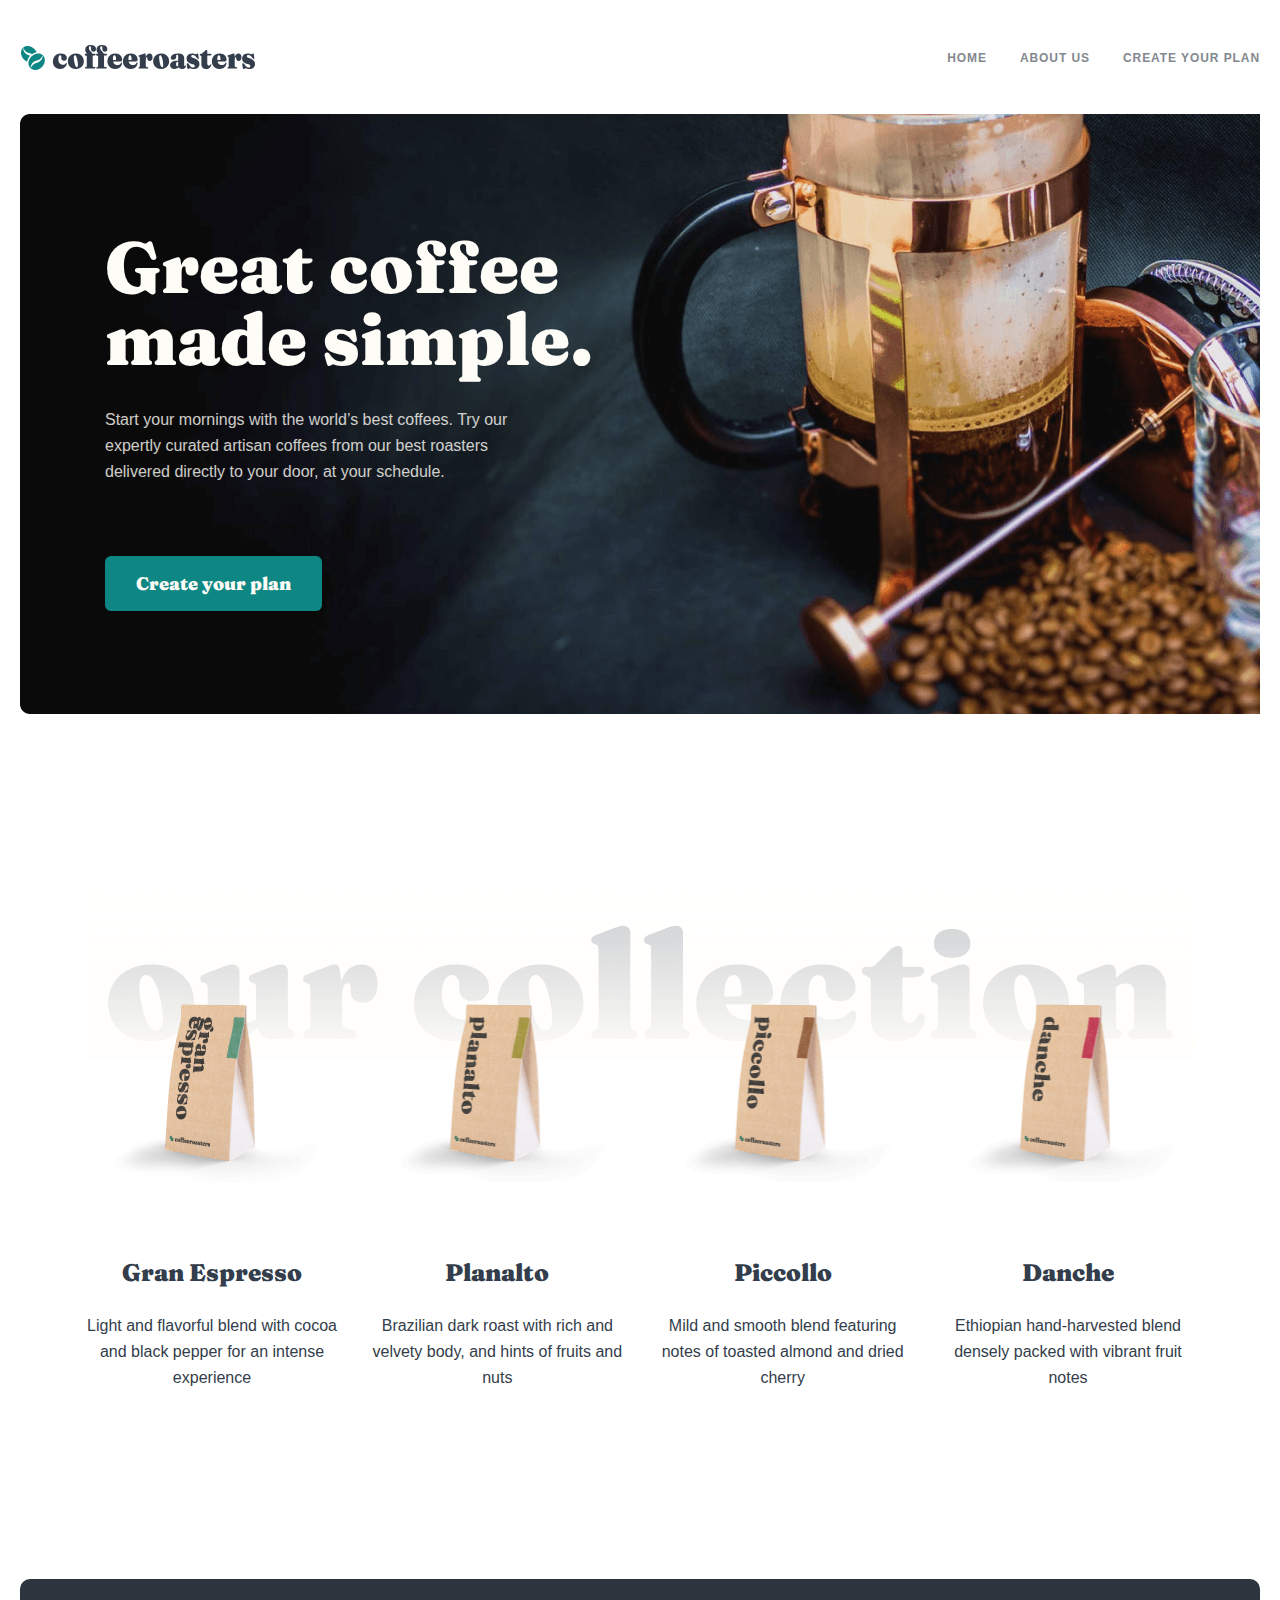
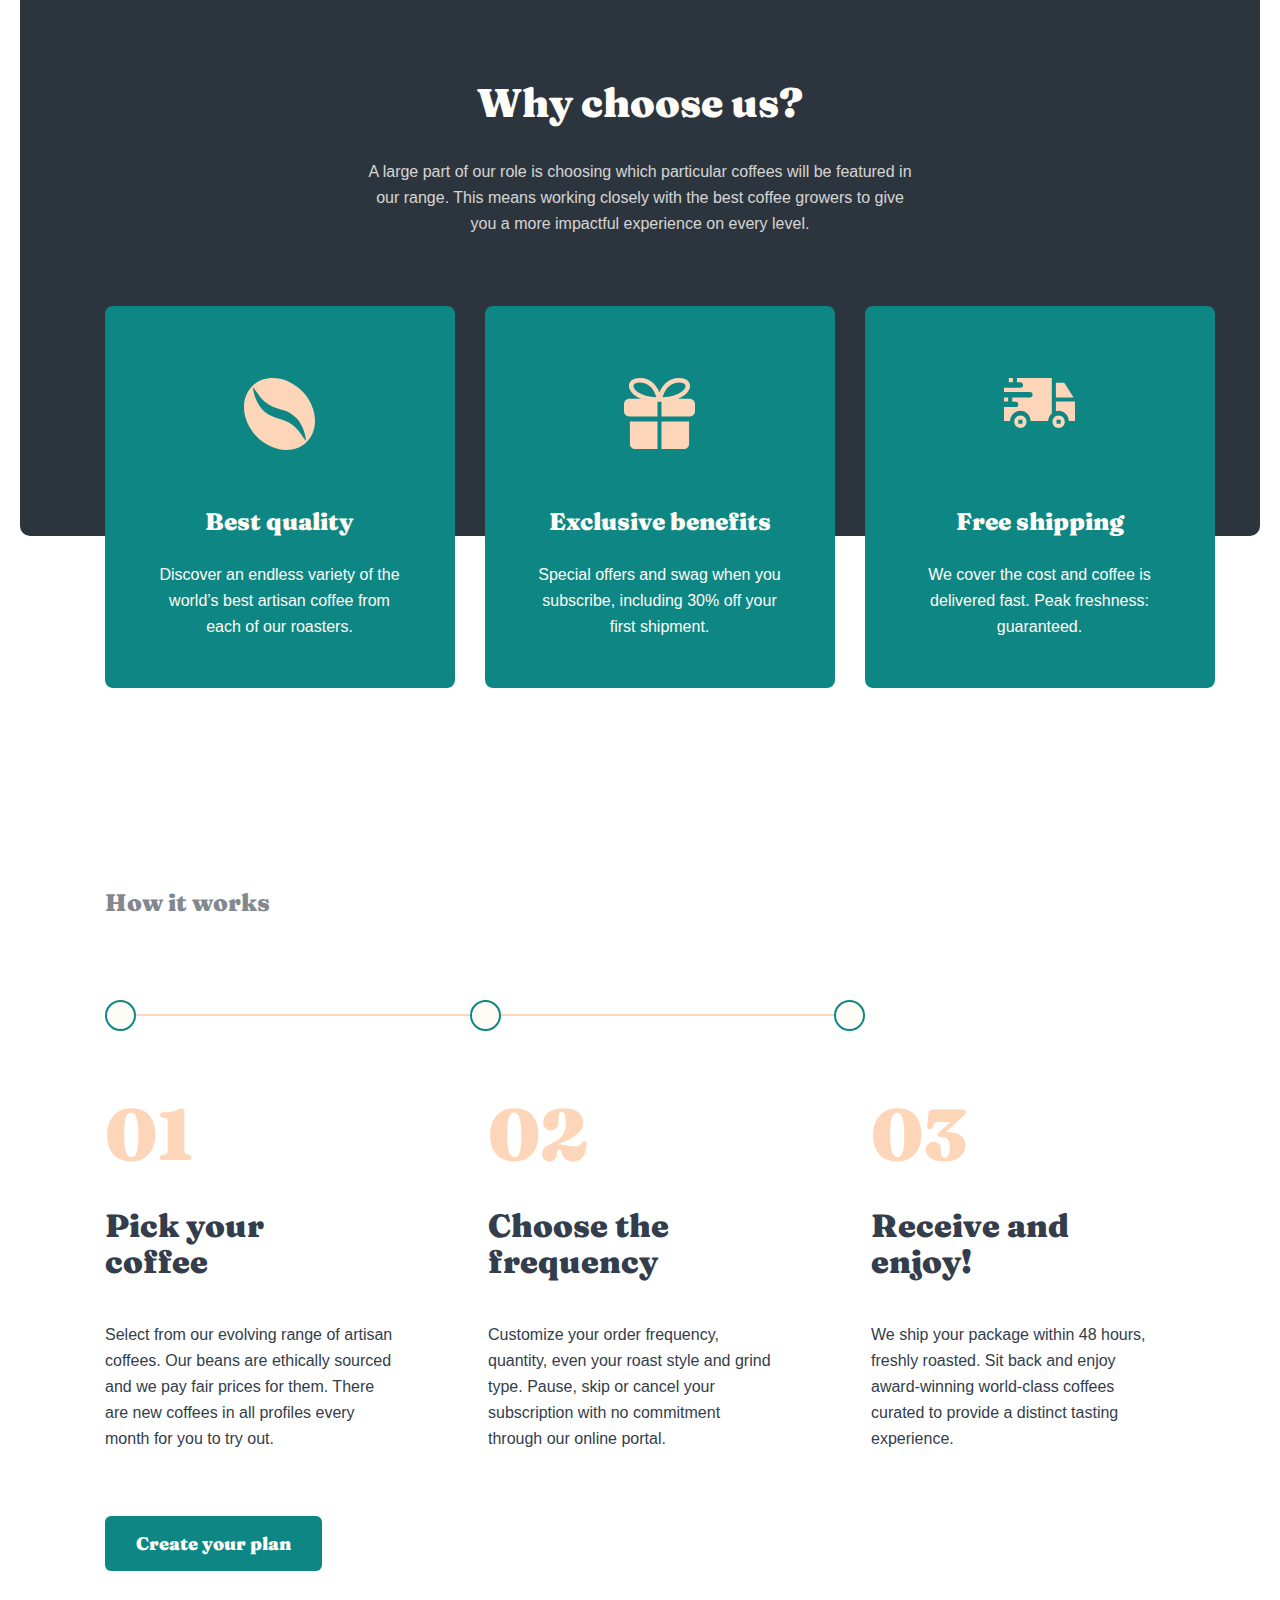
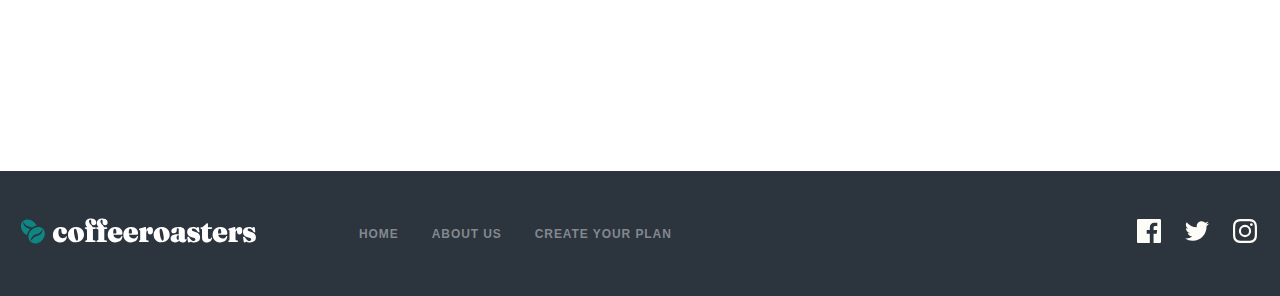
<file: index.html>
<!DOCTYPE html>
<html lang="en">
  <head>
    <meta charset="UTF-8" />
    <meta http-equiv="X-UA-Compatible" content="IE=edge" />
    <meta name="viewport" content="width=device-width, initial-scale=1.0" />
    <!-- normalize css  -->
    <link rel="stylesheet" href="./css/normalize.css" />
    <!-- main css  -->
    <link rel="stylesheet" href="./css/main.css" />
    <title>coffeeroasters</title>
  </head>
  <body>
    <!-- site header  -->
    <header class="site-header">
      <div class="container">
        <div class="site-header__wraper">
          <a class="site-header__logo" href="./index.html">
            <div class="site-header__img-wrap">
              <img src="./img/header.logo.svg" alt="coffeeroasters logo" />
            </div>
          </a>
          <nav class="site-header__navbar navbar">
            <ul class="navbar__list">
              <li class="navbar__item">
                <a class="navbar__link" href="./index.html">HOME</a>
              </li>
              <li class="navbar__item">
                <a class="navbar__link" href="./about.html">ABOUT US</a>
              </li>
              <li class="navbar__item">
                <a class="navbar__link" href="./create.html"
                  >Create your plan</a
                >
              </li>
            </ul>
            <button class="header__button"></button>
            <ul class="navbar__mobile-list">
              <li class="navbar__mobile-item">
                <a class="navbar__mobile-link" href="./index.html">HOME</a>
              </li>
              <li class="navbar__mobile-item">
                <a class="navbar__mobile-link" href="./about.html">ABOUT US</a>
              </li>
              <li class="navbar__mobile-item">
                <a class="navbar__mobile-link" href="./create.html"
                  >Create your plan</a
                >
              </li>
            </ul>
          </nav>
        </div>
      </div>
    </header>
    <!-- site main  -->
    <main>
      <section class="hero">
        <div class="container">
          <div class="hero__wrapper">
            <div class="hero__content">
              <h1 class="hero__title">Great coffee made simple.</h1>
              <p class="hero__text">
                Start your mornings with the world’s best coffees. Try our
                expertly curated artisan coffees from our best roasters
                delivered directly to your door, at your schedule.
              </p>
              <a class="hero__link" href="./create.html">Create your plan</a>
            </div>
          </div>
        </div>
      </section>
      <section class="collection">
        <div class="container">
          <div class="collection__wrapper">
            <ul class="collection__list">
              <li class="collection__item">
                <div class="collection__img-wrapper">
                  <img
                    class="collection__image"
                    src="./img/expersso-img.png"
                    alt="expersso coffee"
                  />
                </div>
                <div class="collection__title-wrappper">
                  <h2 class="collection__title">Gran Espresso</h2>
                  <p class="collection__text">
                    Light and flavorful blend with cocoa and black pepper for an
                    intense experience
                  </p>
                </div>
              </li>
              <li class="collection__item">
                <div class="collection__img-wrapper">
                  <img
                    class="collection__image"
                    src="./img/planalto-img.png"
                    alt="planalto coffee"
                  />
                </div>
                <div class="collection__title-wrappper">
                  <h2 class="collection__title">Planalto</h2>
                  <p class="collection__text">
                    Brazilian dark roast with rich and velvety body, and hints
                    of fruits and nuts
                  </p>
                </div>
              </li>
              <li class="collection__item">
                <div class="collection__img-wrapper">
                  <img
                    class="collection__image"
                    src="./img/picollo-img.png"
                    alt="picollo coffee"
                  />
                </div>
                <div class="collection__title-wrappper">
                  <h2 class="collection__title">Piccollo</h2>
                  <p class="collection__text">
                    Mild and smooth blend featuring notes of toasted almond and
                    dried cherry
                  </p>
                </div>
              </li>
              <li class="collection__item">
                <div class="collection__img-wrapper">
                  <img
                    class="collection__image"
                    src="./img/danche-img.png"
                    alt="danche coffee"
                  />
                </div>
                <div class="collection__title-wrappper">
                  <h2 class="collection__title">Danche</h2>
                  <p class="collection__text">
                    Ethiopian hand-harvested blend densely packed with vibrant
                    fruit notes
                  </p>
                </div>
              </li>
            </ul>
          </div>
        </div>
      </section>
      <section class="choose">
        <div class="container">
          <div class="choose__wrapper">
            <div class="choose__title-wrapper">
              <h2 class="choose__title">Why choose us?</h2>
              <p class="choose__text">
                A large part of our role is choosing which particular coffees
                will be featured in our range. This means working closely with
                the best coffee growers to give you a more impactful experience
                on every level.
              </p>
            </div>
            <ul class="choose__list">
              <li class="choose__item">
                <div class="choose__img-wrapper">
                  <img
                    class="choose__item-img"
                    src="./img/info-coffe.svg"
                    alt="yellow coffee"
                  />
                </div>
                <div class="choose__text-wrapper">
                  <h3 class="choose__item-title">Best quality</h3>
                  <p class="choose__item-text">
                    Discover an endless variety of the world’s best artisan
                    coffee from each of our roasters.
                  </p>
                </div>
              </li>
              <li class="choose__item">
                <div class="choose__img-wrapper">
                  <img
                    class="choose__item-img"
                    src="./img/info-price.svg"
                    alt="price coffee"
                  />
                </div>
                <div class="choose__text-wrapper">
                  <h3 class="choose__item-title">Exclusive benefits</h3>
                  <p class="choose__item-text">
                    Special offers and swag when you subscribe, including 30%
                    off your first shipment.
                  </p>
                </div>
              </li>
              <li class="choose__item">
                <div class="choose__img-wrapper">
                  <img
                    class="choose__item-img"
                    src="./img/info-track.svg"
                    alt="yellow coffee"
                  />
                </div>
                <div class="choose__text-wrapper">
                  <h3 class="choose__item-title">Free shipping</h3>
                  <p class="choose__item-text">
                    We cover the cost and coffee is delivered fast. Peak
                    freshness: guaranteed.
                  </p>
                </div>
              </li>
            </ul>
          </div>
        </div>
      </section>
      <section class="info">
        <div class="container">
          <div class="info__wrapper">
            <h2 class="info__title">How it works</h2>
            <div class="info__span-wrapper">
              <span></span><span></span><span></span>
            </div>
            <ul class="info__list">
              <li class="info__item">
                <strong class="info__strong">01</strong>
                <h2 class="info__item-title">Pick your coffee</h2>
                <p class="info__item-text">
                  Select from our evolving range of artisan coffees. Our beans
                  are ethically sourced and we pay fair prices for them. There
                  are new coffees in all profiles every month for you to try
                  out.
                </p>
              </li>
              <li class="info__item">
                <strong class="info__strong">02</strong>
                <h2 class="info__item-title">Choose the frequency</h2>
                <p class="info__item-text">
                  Customize your order frequency, quantity, even your roast
                  style and grind type. Pause, skip or cancel your subscription
                  with no commitment through our online portal.
                </p>
              </li>
              <li class="info__item">
                <strong class="info__strong">03</strong>
                <h2 class="info__item-title">Receive and enjoy!</h2>
                <p class="info__item-text">
                  We ship your package within 48 hours, freshly roasted. Sit
                  back and enjoy award-winning world-class coffees curated to
                  provide a distinct tasting experience.
                </p>
              </li>
            </ul>
            <a class="info__link" href="./create.html">Create your plan</a>
          </div>
        </div>
      </section>
    </main>
    <footer class="site-footer">
      <div class="container">
        <div class="site-footer__wrapper">
          <a class="site-footer__link" href="./index.html">
            <img
              class="site-footer__img"
              src="./img/footer-logo.svg"
              alt="footer-logo"
            />
          </a>
          <ul class="site-footer_list">
            <li class="site-footer__item">
              <a class="site-footer__item-link" href="./index.html">HOME</a>
            </li>
            <li class="site-footer__item">
              <a class="site-footer__item-link" href="./about.html">ABOUT US</a>
            </li>
            <li class="site-footer__item">
              <a class="site-footer__item-link" href="./create.html"
                >Create your plan</a
              >
            </li>
          </ul>
          <ul class="footer__icon-list">
            <li class="footer__icon-item">
              <a href="#link">
                <svg
                  class="site-footer__icon"
                  width="24"
                  height="24"
                  xmlns="http://www.w3.org/2000/svg"
                >
                  <path
                    d="M22.675 0H1.325C.593 0 0 .593 0 1.325v21.351C0 23.407.593 24 1.325 24H12.82v-9.294H9.692v-3.622h3.128V8.413c0-3.1 1.893-4.788 4.659-4.788 1.325 0 2.463.099 2.795.143v3.24l-1.918.001c-1.504 0-1.795.715-1.795 1.763v2.313h3.587l-.467 3.622h-3.12V24h6.116c.73 0 1.323-.593 1.323-1.325V1.325C24 .593 23.407 0 22.675 0Z"
                    fill="#FEFCF7"
                  />
                </svg>
              </a>
            </li>
            <li class="footer__icon-item">
              <a href="#link">
                <svg
                  class="site-footer__icon"
                  width="24"
                  height="20"
                  xmlns="http://www.w3.org/2000/svg"
                >
                  <path
                    d="M24 2.557a9.83 9.83 0 0 1-2.828.775A4.932 4.932 0 0 0 23.337.608a9.864 9.864 0 0 1-3.127 1.195A4.916 4.916 0 0 0 16.616.248c-3.179 0-5.515 2.966-4.797 6.045A13.978 13.978 0 0 1 1.671 1.149a4.93 4.93 0 0 0 1.523 6.574 4.903 4.903 0 0 1-2.229-.616c-.054 2.281 1.581 4.415 3.949 4.89a4.935 4.935 0 0 1-2.224.084 4.928 4.928 0 0 0 4.6 3.419A9.9 9.9 0 0 1 0 17.54a13.94 13.94 0 0 0 7.548 2.212c9.142 0 14.307-7.721 13.995-14.646A10.025 10.025 0 0 0 24 2.557Z"
                    fill="#FEFCF7"
                  />
                </svg>
              </a>
            </li>
            <li class="footer__icon-item">
              <a href="#link">
                <svg
                  class="site-footer__icon"
                  width="24"
                  height="24"
                  xmlns="http://www.w3.org/2000/svg"
                >
                  <path
                    fill-rule="evenodd"
                    clip-rule="evenodd"
                    d="M12 0C8.741 0 8.333.014 7.053.072 2.695.272.273 2.69.073 7.052.014 8.333 0 8.741 0 12c0 3.259.014 3.668.072 4.948.2 4.358 2.618 6.78 6.98 6.98C8.333 23.986 8.741 24 12 24c3.259 0 3.668-.014 4.948-.072 4.354-.2 6.782-2.618 6.979-6.98.059-1.28.073-1.689.073-4.948 0-3.259-.014-3.667-.072-4.947-.196-4.354-2.617-6.78-6.979-6.98C15.668.014 15.259 0 12 0Zm0 2.163c3.204 0 3.584.012 4.85.07 3.252.148 4.771 1.691 4.919 4.919.058 1.265.069 1.645.069 4.849 0 3.205-.012 3.584-.069 4.849-.149 3.225-1.664 4.771-4.919 4.919-1.266.058-1.644.07-4.85.07-3.204 0-3.584-.012-4.849-.07-3.26-.149-4.771-1.699-4.919-4.92-.058-1.265-.07-1.644-.07-4.849 0-3.204.013-3.583.07-4.849.149-3.227 1.664-4.771 4.919-4.919 1.266-.057 1.645-.069 4.849-.069ZM5.838 12a6.162 6.162 0 1 1 12.324 0 6.162 6.162 0 0 1-12.324 0ZM12 16a4 4 0 1 1 0-8 4 4 0 0 1 0 8Zm4.965-10.405a1.44 1.44 0 1 1 2.881.001 1.44 1.44 0 0 1-2.881-.001Z"
                    fill="#FEFCF7"
                  />
                </svg>
              </a>
            </li>
          </ul>
        </div>
      </div>
    </footer>
    <script src="./js/main.js"></script>
  </body>
</html>
</file>
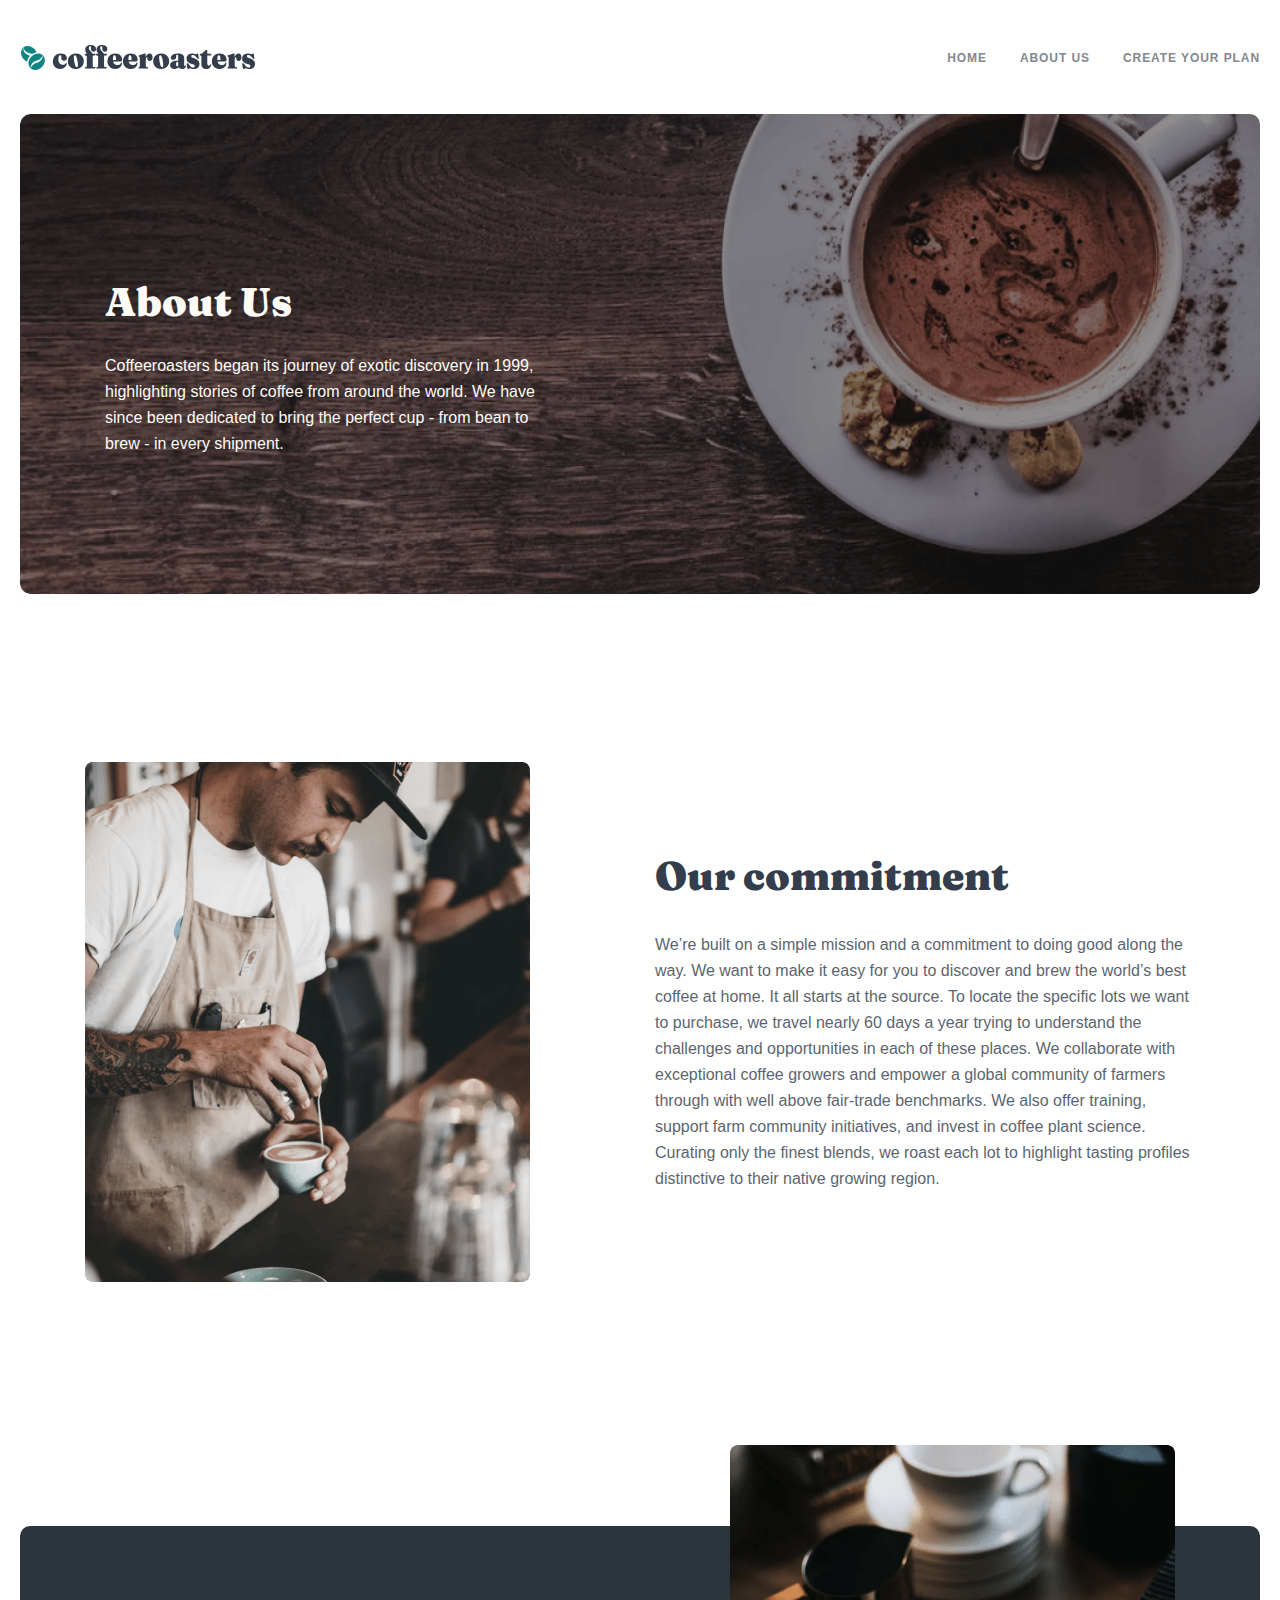
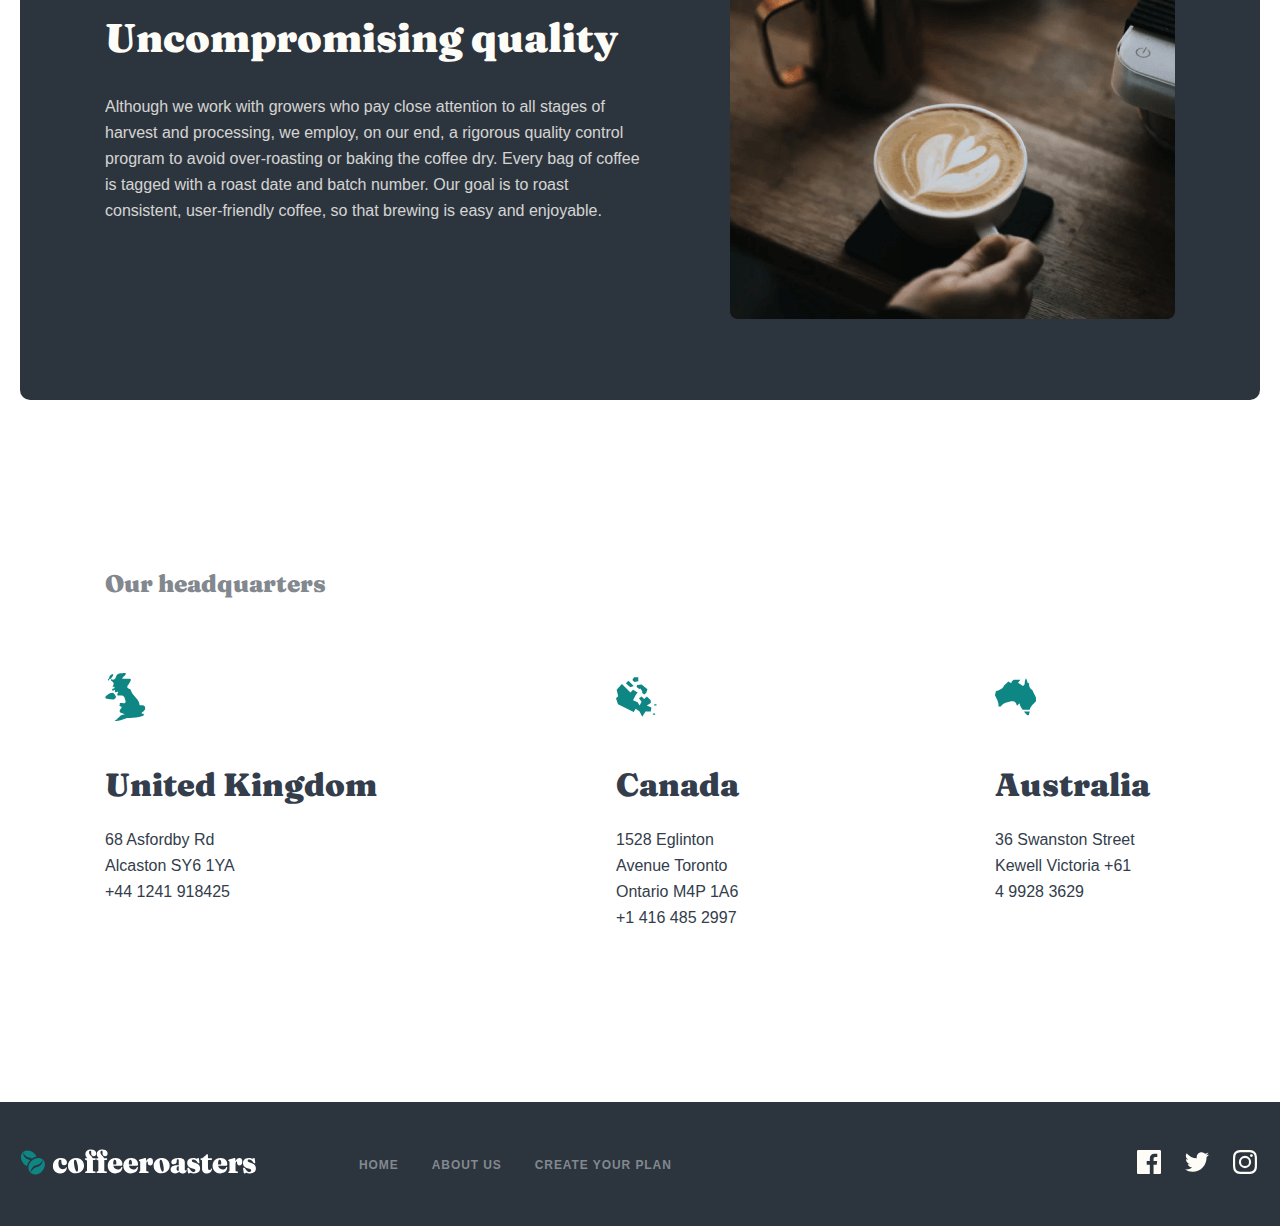
<file: about.html>
<!DOCTYPE html>
<html lang="en">
  <head>
    <meta charset="UTF-8" />
    <meta http-equiv="X-UA-Compatible" content="IE=edge" />
    <meta name="viewport" content="width=device-width, initial-scale=1.0" />
    <!-- normalize css  -->
    <link rel="stylesheet" href="./css/normalize.css" />
    <!-- main css  -->
    <link rel="stylesheet" href="./css/main.css" />
    <title>About us</title>
  </head>
  <body>
    <header class="site-header">
      <div class="container">
        <div class="site-header__wraper">
          <a class="site-header__logo" href="./index.html">
            <div class="site-header__img-wrap">
              <img src="./img/header.logo.svg" alt="coffeeroasters logo" />
            </div>
          </a>
          <nav class="site-header__navbar navbar">
            <ul class="navbar__list">
              <li class="navbar__item">
                <a class="navbar__link" href="./index.html">HOME</a>
              </li>
              <li class="navbar__item">
                <a class="navbar__link" href="./about.html">ABOUT US</a>
              </li>
              <li class="navbar__item">
                <a class="navbar__link" href="./create.html"
                  >Create your plan</a
                >
              </li>
            </ul>
          </nav>
          <button class="header__button"></button>
          <ul class="navbar__mobile-list">
            <li class="navbar__mobile-item">
              <a class="navbar__mobile-link" href="./index.html">HOME</a>
            </li>
            <li class="navbar__mobile-item">
              <a class="navbar__mobile-link" href="./about.html">ABOUT US</a>
            </li>
            <li class="navbar__mobile-item">
              <a class="navbar__mobile-link" href="./create.html"
                >Create your plan</a
              >
            </li>
          </ul>
        </div>
      </div>
    </header>
    <main>
      <section class="hero-about">
        <div class="container">
          <div class="hero-about__wrapper">
            <div class="hero-about__content">
              <h1 class="hero-about__title">About Us</h1>
              <p class="hero-about__text">
                Coffeeroasters began its journey of exotic discovery in 1999,
                highlighting stories of coffee from around the world. We have
                since been dedicated to bring the perfect cup - from bean to
                brew - in every shipment.
              </p>
            </div>
          </div>
        </div>
      </section>
      <section class="feature">
        <div class="container">
          <div class="feature__wrapper">
            <div class="feature__content-wrap">
              <h2 class="feature__title">Our commitment</h2>
              <p class="feature__text">
                We’re built on a simple mission and a commitment to doing good
                along the way. We want to make it easy for you to discover and
                brew the world’s best coffee at home. It all starts at the
                source. To locate the specific lots we want to purchase, we
                travel nearly 60 days a year trying to understand the challenges
                and opportunities in each of these places. We collaborate with
                exceptional coffee growers and empower a global community of
                farmers through with well above fair-trade benchmarks. We also
                offer training, support farm community initiatives, and invest
                in coffee plant science. Curating only the finest blends, we
                roast each lot to highlight tasting profiles distinctive to
                their native growing region.
              </p>
            </div>
            <div class="feature__img-wrap">
              <img
                class="feature__img"
                src="./img/about-feature-img.png"
                alt="one man is working"
              />
            </div>
          </div>
        </div>
      </section>
      <section class="quality">
        <div class="container">
          <div class="quality__wrapper">
            <div class="quality__content">
              <h2 class="quality__title">Uncompromising quality</h2>
              <p class="quality__text">
                Although we work with growers who pay close attention to all
                stages of harvest and processing, we employ, on our end, a
                rigorous quality control program to avoid over-roasting or
                baking the coffee dry. Every bag of coffee is tagged with a
                roast date and batch number. Our goal is to roast consistent,
                user-friendly coffee, so that brewing is easy and enjoyable.
              </p>
            </div>
            <div class="quality__img-wrapper">
              <img
                class="quality__img"
                src="./img/quality-img.png"
                alt="a cup of coffee"
              />
            </div>
          </div>
        </div>
      </section>
      <section class="country">
        <div class="container">
          <div class="country__wrapper">
            <h2 class="country__title">Our headquarters</h2>
            <ul class="country__list">
              <li class="country__item">
                <div class="country__img-wrapper">
                  <img
                    class="country__img"
                    src="./img/united-kingdom.svg"
                    alt="the county of United Kingdom"
                  />
                </div>
                <h2 class="country__item-title">United Kingdom</h2>
                <p class="country__text">
                  68 Asfordby Rd Alcaston SY6 1YA +44 1241 918425
                </p>
              </li>
              <li class="country__item">
                <div class="country__img-wrapper">
                  <img
                    class="country__img"
                    src="./img/canada.svg"
                    alt="the county of Canada"
                  />
                </div>
                <h2 class="country__item-title">Canada</h2>
                <p class="country__text">
                  1528 Eglinton Avenue Toronto Ontario M4P 1A6 +1 416 485 2997
                </p>
              </li>
              <li class="country__item">
                <div class="country__img-wrapper">
                  <img
                    class="country__img"
                    src="./img/australiya.svg"
                    alt="the county of Australiya"
                  />
                </div>
                <h2 class="country__item-title">Australia</h2>
                <p class="country__text">
                  36 Swanston Street Kewell Victoria +61 4 9928 3629
                </p>
              </li>
            </ul>
          </div>
        </div>
      </section>
    </main>
    <footer class="site-footer">
      <div class="container">
        <div class="site-footer__wrapper">
          <a class="site-footer__link" href="./index.html">
            <img
              class="site-footer__img"
              src="./img/footer-logo.svg"
              alt="footer-logo"
            />
          </a>
          <ul class="site-footer_list">
            <li class="site-footer__item">
              <a class="site-footer__item-link" href="./index.html">HOME</a>
            </li>
            <li class="site-footer__item">
              <a class="site-footer__item-link" href="./about.html">ABOUT US</a>
            </li>
            <li class="site-footer__item">
              <a class="site-footer__item-link" href="./create.html"
                >Create your plan</a
              >
            </li>
          </ul>
          <ul class="footer__icon-list">
            <li class="footer__icon-item">
              <a href="#link">
                <svg
                  class="site-footer__icon"
                  width="24"
                  height="24"
                  xmlns="http://www.w3.org/2000/svg"
                >
                  <path
                    d="M22.675 0H1.325C.593 0 0 .593 0 1.325v21.351C0 23.407.593 24 1.325 24H12.82v-9.294H9.692v-3.622h3.128V8.413c0-3.1 1.893-4.788 4.659-4.788 1.325 0 2.463.099 2.795.143v3.24l-1.918.001c-1.504 0-1.795.715-1.795 1.763v2.313h3.587l-.467 3.622h-3.12V24h6.116c.73 0 1.323-.593 1.323-1.325V1.325C24 .593 23.407 0 22.675 0Z"
                    fill="#FEFCF7"
                  />
                </svg>
              </a>
            </li>
            <li class="footer__icon-item">
              <a href="#link">
                <svg
                  class="site-footer__icon"
                  width="24"
                  height="20"
                  xmlns="http://www.w3.org/2000/svg"
                >
                  <path
                    d="M24 2.557a9.83 9.83 0 0 1-2.828.775A4.932 4.932 0 0 0 23.337.608a9.864 9.864 0 0 1-3.127 1.195A4.916 4.916 0 0 0 16.616.248c-3.179 0-5.515 2.966-4.797 6.045A13.978 13.978 0 0 1 1.671 1.149a4.93 4.93 0 0 0 1.523 6.574 4.903 4.903 0 0 1-2.229-.616c-.054 2.281 1.581 4.415 3.949 4.89a4.935 4.935 0 0 1-2.224.084 4.928 4.928 0 0 0 4.6 3.419A9.9 9.9 0 0 1 0 17.54a13.94 13.94 0 0 0 7.548 2.212c9.142 0 14.307-7.721 13.995-14.646A10.025 10.025 0 0 0 24 2.557Z"
                    fill="#FEFCF7"
                  />
                </svg>
              </a>
            </li>
            <li class="footer__icon-item">
              <a href="#link">
                <svg
                  class="site-footer__icon"
                  width="24"
                  height="24"
                  xmlns="http://www.w3.org/2000/svg"
                >
                  <path
                    fill-rule="evenodd"
                    clip-rule="evenodd"
                    d="M12 0C8.741 0 8.333.014 7.053.072 2.695.272.273 2.69.073 7.052.014 8.333 0 8.741 0 12c0 3.259.014 3.668.072 4.948.2 4.358 2.618 6.78 6.98 6.98C8.333 23.986 8.741 24 12 24c3.259 0 3.668-.014 4.948-.072 4.354-.2 6.782-2.618 6.979-6.98.059-1.28.073-1.689.073-4.948 0-3.259-.014-3.667-.072-4.947-.196-4.354-2.617-6.78-6.979-6.98C15.668.014 15.259 0 12 0Zm0 2.163c3.204 0 3.584.012 4.85.07 3.252.148 4.771 1.691 4.919 4.919.058 1.265.069 1.645.069 4.849 0 3.205-.012 3.584-.069 4.849-.149 3.225-1.664 4.771-4.919 4.919-1.266.058-1.644.07-4.85.07-3.204 0-3.584-.012-4.849-.07-3.26-.149-4.771-1.699-4.919-4.92-.058-1.265-.07-1.644-.07-4.849 0-3.204.013-3.583.07-4.849.149-3.227 1.664-4.771 4.919-4.919 1.266-.057 1.645-.069 4.849-.069ZM5.838 12a6.162 6.162 0 1 1 12.324 0 6.162 6.162 0 0 1-12.324 0ZM12 16a4 4 0 1 1 0-8 4 4 0 0 1 0 8Zm4.965-10.405a1.44 1.44 0 1 1 2.881.001 1.44 1.44 0 0 1-2.881-.001Z"
                    fill="#FEFCF7"
                  />
                </svg>
              </a>
            </li>
          </ul>
        </div>
      </div>
    </footer>
  </body>
</html>
</file>
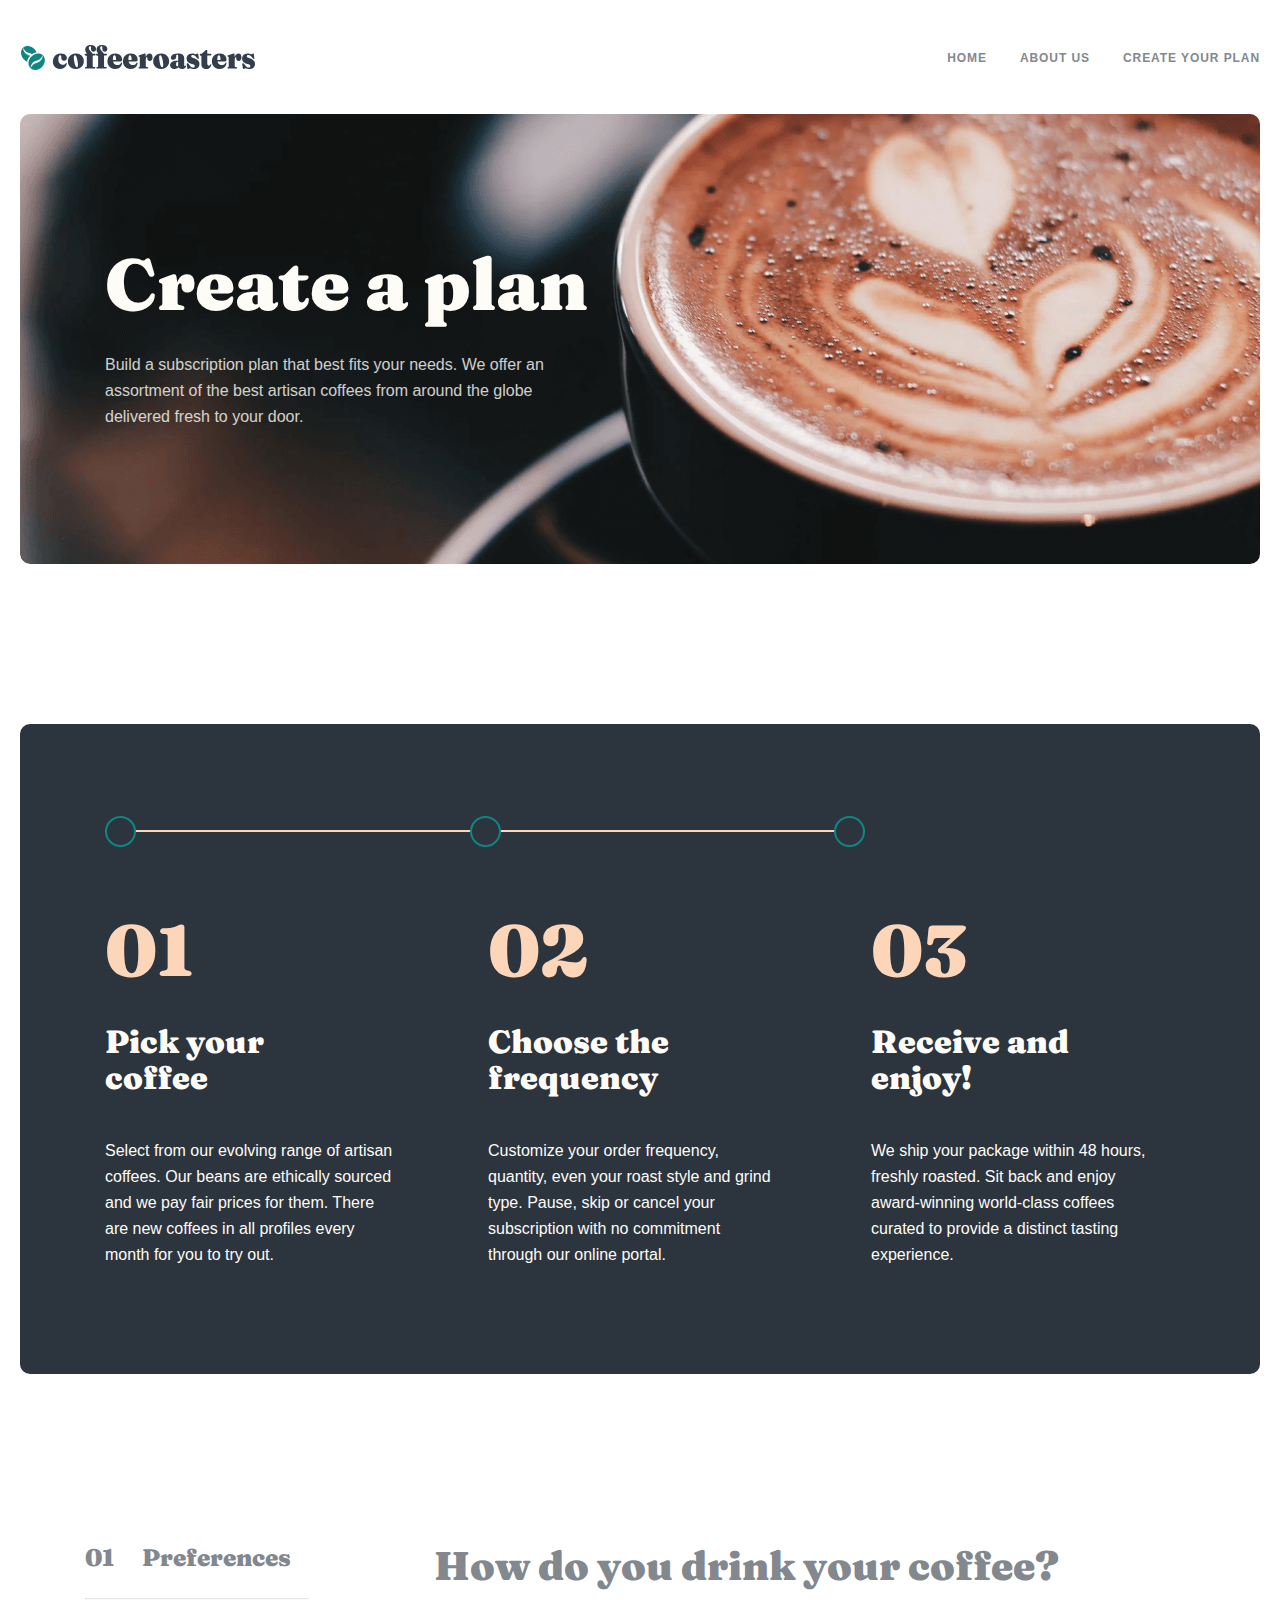
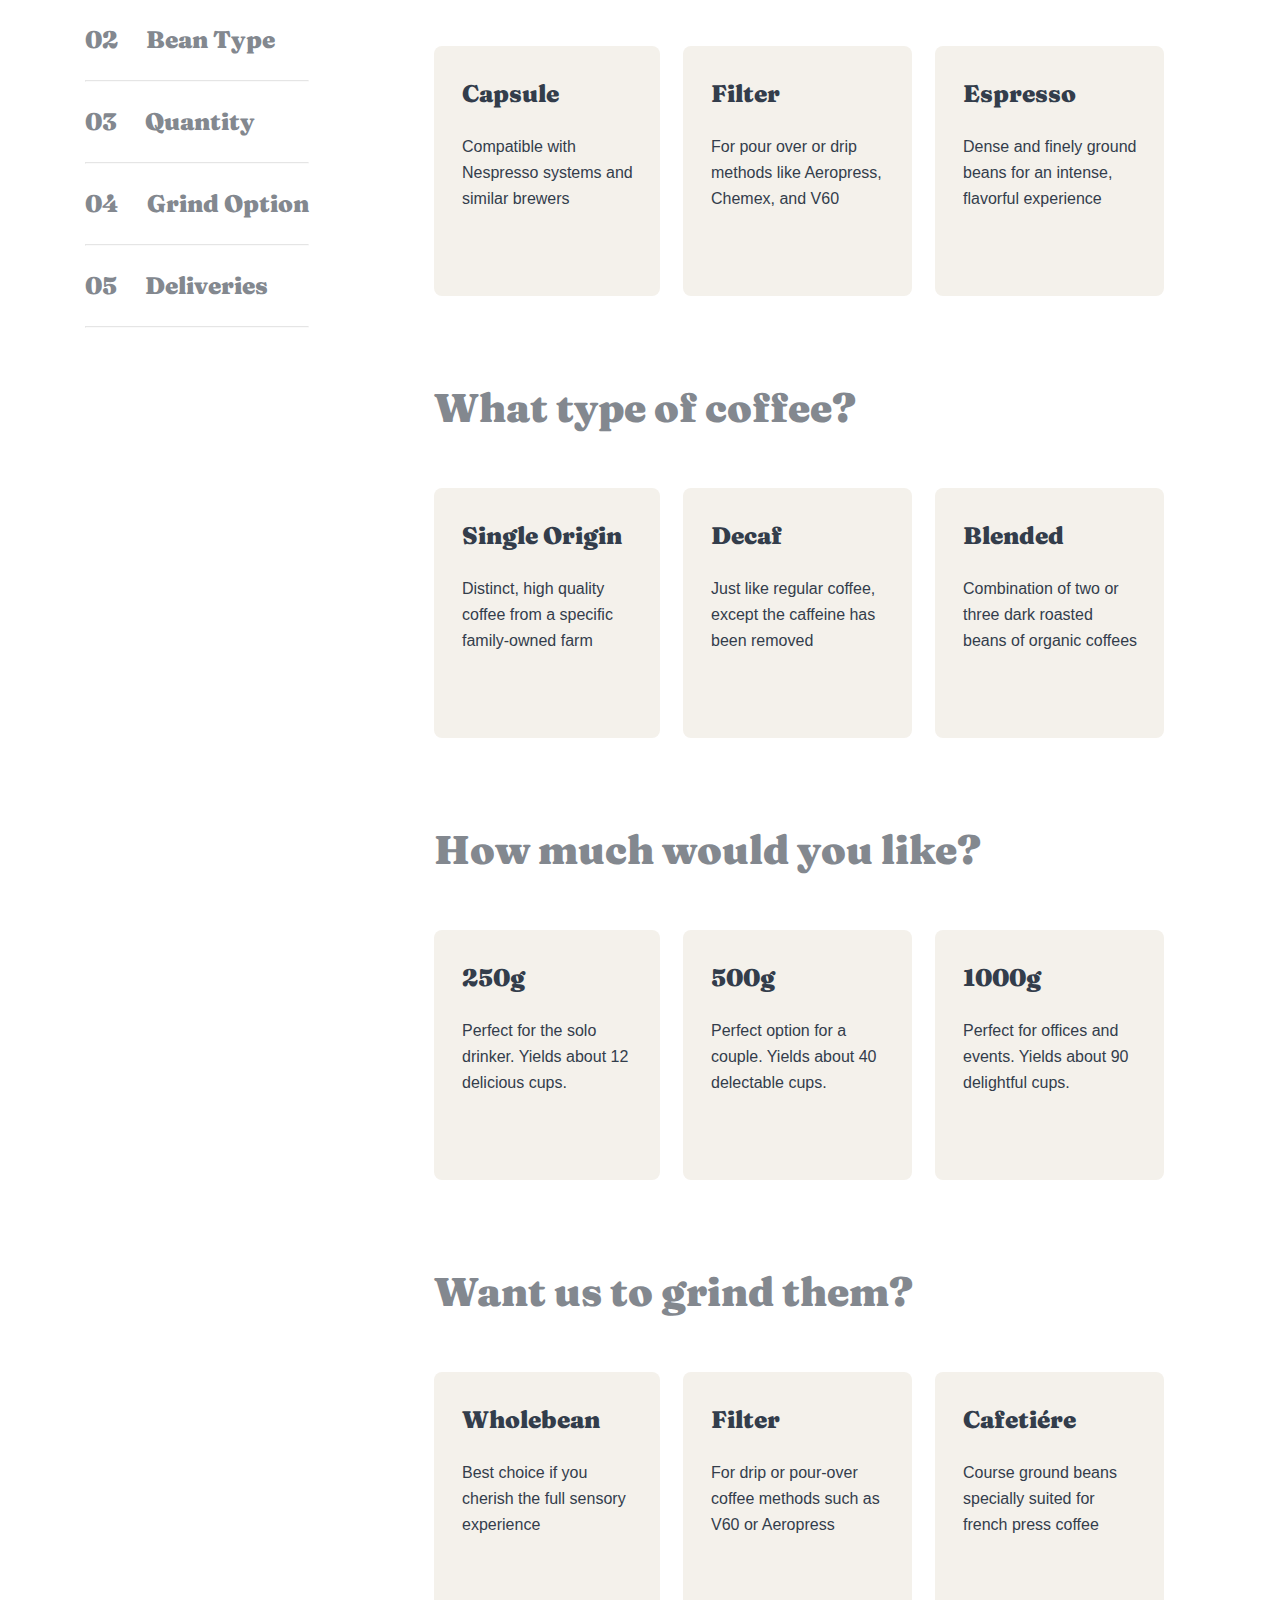
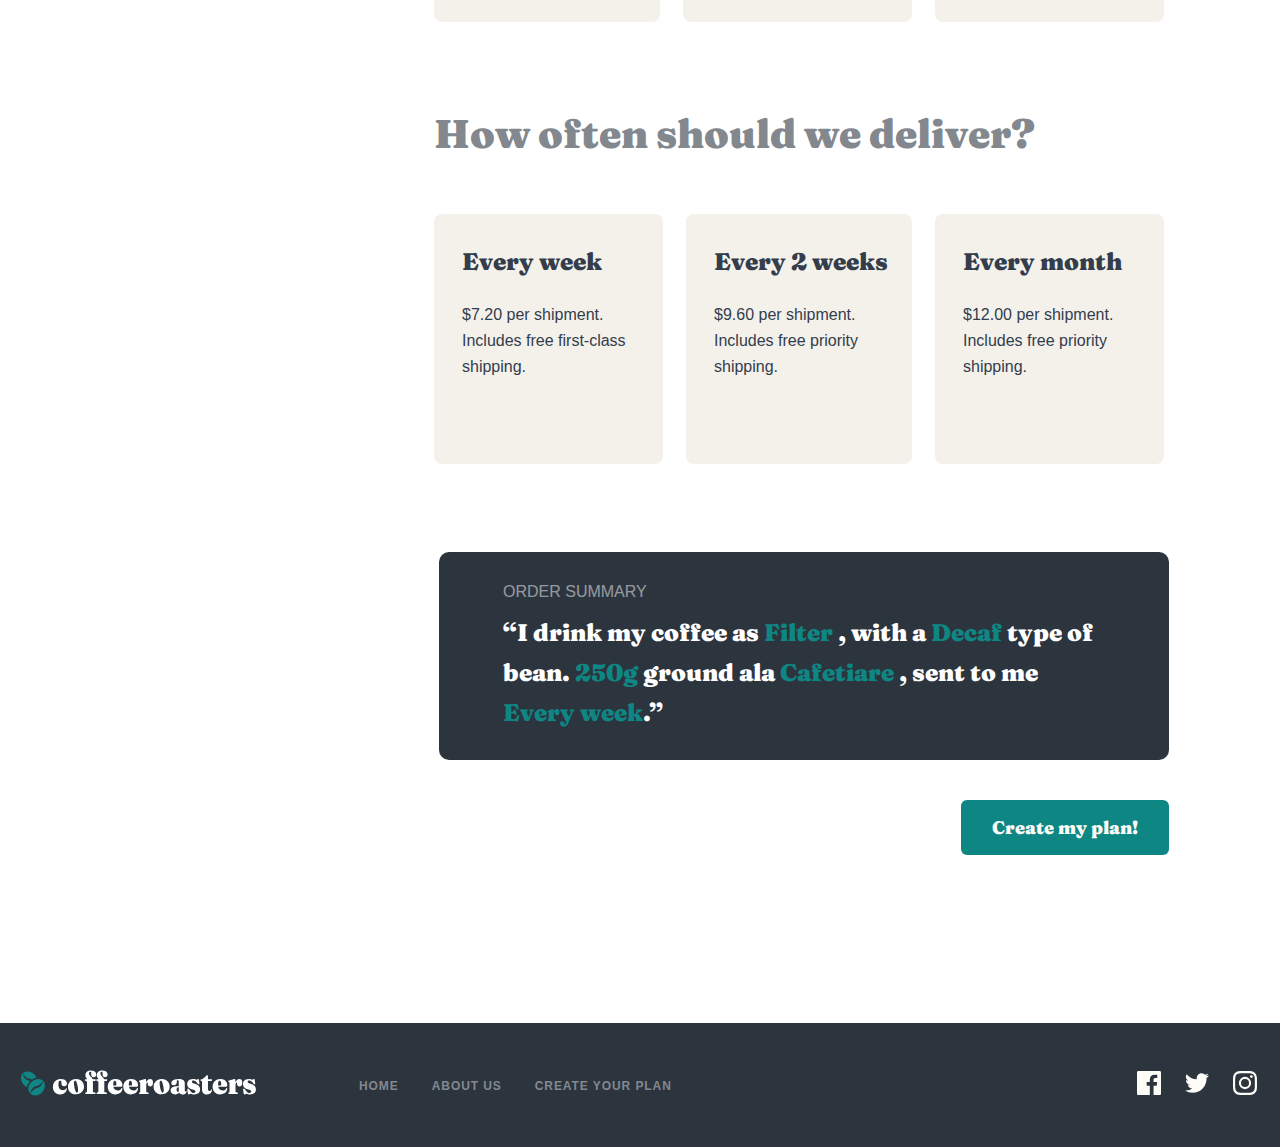
<file: create.html>
<!DOCTYPE html>
<html lang="en">
  <head>
    <meta charset="UTF-8" />
    <meta http-equiv="X-UA-Compatible" content="IE=edge" />
    <meta name="viewport" content="width=device-width, initial-scale=1.0" />
    <!-- normalize css  -->
    <link rel="stylesheet" href="./css/normalize.css" />
    <!-- main css  -->
    <link rel="stylesheet" href="./css/main.css" />
    <title>Create</title>
  </head>
  <body>
    <header class="site-header">
      <div class="container">
        <div class="site-header__wraper">
          <a class="site-header__logo" href="./index.html">
            <div class="site-header__img-wrap">
              <img src="./img/header.logo.svg" alt="coffeeroasters logo" />
            </div>
          </a>
          <nav class="site-header__navbar navbar">
            <ul class="navbar__list">
              <li class="navbar__item">
                <a class="navbar__link" href="./index.html">HOME</a>
              </li>
              <li class="navbar__item">
                <a class="navbar__link" href="./about.html">ABOUT US</a>
              </li>
              <li class="navbar__item">
                <a class="navbar__link" href="./index.html">Create your plan</a>
              </li>
            </ul>
            <button class="header__button"></button>
            <ul class="navbar__mobile-list">
              <li class="navbar__mobile-item">
                <a class="navbar__mobile-link" href="./index.html">HOME</a>
              </li>
              <li class="navbar__mobile-item">
                <a class="navbar__mobile-link" href="./about.html">ABOUT US</a>
              </li>
              <li class="navbar__mobile-item">
                <a class="navbar__mobile-link" href="./create.html"
                  >Create your plan</a
                >
              </li>
            </ul>
          </nav>
        </div>
      </div>
    </header>
    <main>
      <section class="hero-create">
        <div class="container">
          <div class="hero-create__wrapper">
            <div class="hero-create__content">
              <h1 class="hero-create__title">Create a plan</h1>
              <p class="hero-create__text">
                Build a subscription plan that best fits your needs. We offer an
                assortment of the best artisan coffees from around the globe
                delivered fresh to your door.
              </p>
            </div>
          </div>
        </div>
      </section>
      <section class="pick">
        <div class="container">
          <div class="pick__wrapper">
            <div class="info__span-wrapper pick__span">
              <span></span><span></span><span></span>
            </div>
            <ul class="info__list">
              <li class="info__item">
                <strong class="info__strong">01</strong>
                <h2 class="info__item-title pick__title">Pick your coffee</h2>
                <p class="info__item-text pick__text">
                  Select from our evolving range of artisan coffees. Our beans
                  are ethically sourced and we pay fair prices for them. There
                  are new coffees in all profiles every month for you to try
                  out.
                </p>
              </li>
              <li class="info__item">
                <strong class="info__strong">02</strong>
                <h2 class="info__item-title pick__title">
                  Choose the frequency
                </h2>
                <p class="info__item-text pick__text">
                  Customize your order frequency, quantity, even your roast
                  style and grind type. Pause, skip or cancel your subscription
                  with no commitment through our online portal.
                </p>
              </li>
              <li class="info__item">
                <strong class="info__strong">03</strong>
                <h2 class="info__item-title pick__title">Receive and enjoy!</h2>
                <p class="info__item-text pick__text">
                  We ship your package within 48 hours, freshly roasted. Sit
                  back and enjoy award-winning world-class coffees curated to
                  provide a distinct tasting experience.
                </p>
              </li>
            </ul>
          </div>
        </div>
      </section>
      <section class="coffee-section">
        <div class="container">
          <div class="coffee__wrapper">
            <ul class="coffee__list">
              <li class="coffee__item">
                <a class="coffee__item-link" href="#"
                  ><span class="coffee_item-span">01</span>Preferences</a
                >
                <hr class="coffee__item-line" />
              </li>
              <li class="coffee__item">
                <a class="coffee__item-link" href="#"
                  ><span class="coffee_item-span">02</span>Bean Type</a
                >
                <hr class="coffee__item-line" />
              </li>
              <li class="coffee__item">
                <a class="coffee__item-link" href="#"
                  ><span class="coffee_item-span">03</span>Quantity</a
                >
                <hr class="coffee__item-line" />
              </li>
              <li class="coffee__item">
                <a class="coffee__item-link" href="#"
                  ><span class="coffee_item-span">04</span>Grind Option</a
                >
                <hr class="coffee__item-line" />
              </li>
              <li class="coffee__item">
                <a class="coffee__item-link" href="#"
                  ><span class="coffee_item-span">05</span>Deliveries</a
                >
                <hr class="coffee__item-line" />
              </li>
            </ul>
            <ul class="coffee__list-type taste">
              <li class="taste__item">
                <div class="taste__item-wrapper">
                  <h2 class="taste__item-title">
                    How do you drink your coffee?
                  </h2>
                  <ul class="taste__list">
                    <li class="taste__item-inner">
                      <a class="taste__item-link" href="#link">
                        <h3 class="taste__item-subtitle">Capsule</h3>
                        <p class="taste__item-text">
                          Compatible with Nespresso systems and similar brewers
                        </p>
                      </a>
                    </li>
                    <li class="taste__item-inner">
                      <a class="taste__item-link" href="#link">
                        <h3 class="taste__item-subtitle">Filter</h3>
                        <p class="taste__item-text">
                          For pour over or drip methods like Aeropress, Chemex,
                          and V60
                        </p>
                      </a>
                    </li>
                    <li class="taste__item-inner">
                      <a class="taste__item-link" href="#link">
                        <h3 class="taste__item-subtitle">Espresso</h3>
                        <p class="taste__item-text">
                          Dense and finely ground beans for an intense,
                          flavorful experience
                        </p>
                      </a>
                    </li>
                  </ul>
                </div>
              </li>
              <li class="taste__item">
                <div class="taste__item-wrapper">
                  <h2 class="taste__item-title">What type of coffee?</h2>
                  <ul class="taste__list">
                    <li class="taste__item-inner">
                      <a class="taste__item-link" href="#link">
                        <h3 class="taste__item-subtitle">Single Origin</h3>
                        <p class="taste__item-text">
                          Distinct, high quality coffee from a specific
                          family-owned farm
                        </p>
                      </a>
                    </li>
                    <li class="taste__item-inner">
                      <a class="taste__item-link" href="#link">
                        <h3 class="taste__item-subtitle">Decaf</h3>
                        <p class="taste__item-text">
                          Just like regular coffee, except the caffeine has been
                          removed
                        </p>
                      </a>
                    </li>
                    <li class="taste__item-inner">
                      <a class="taste__item-link" href="#link">
                        <h3 class="taste__item-subtitle">Blended</h3>
                        <p class="taste__item-text">
                          Combination of two or three dark roasted beans of
                          organic coffees
                        </p>
                      </a>
                    </li>
                  </ul>
                </div>
              </li>
              <li class="taste__item">
                <div class="taste__item-wrapper">
                  <h2 class="taste__item-title">How much would you like?</h2>
                  <ul class="taste__list">
                    <li class="taste__item-inner">
                      <a class="taste__item-link" href="#link">
                        <h3 class="taste__item-subtitle">250g</h3>
                        <p class="taste__item-text">
                          Perfect for the solo drinker. Yields about 12
                          delicious cups.
                        </p>
                      </a>
                    </li>
                    <li class="taste__item-inner">
                      <a class="taste__item-link" href="#link">
                        <h3 class="taste__item-subtitle">500g</h3>
                        <p class="taste__item-text">
                          Perfect option for a couple. Yields about 40
                          delectable cups.
                        </p>
                      </a>
                    </li>
                    <li class="taste__item-inner">
                      <a class="taste__item-link" href="#link">
                        <h3 class="taste__item-subtitle">1000g</h3>
                        <p class="taste__item-text">
                          Perfect for offices and events. Yields about 90
                          delightful cups.
                        </p>
                      </a>
                    </li>
                  </ul>
                </div>
              </li>
              <li class="taste__item">
                <div class="taste__item-wrapper">
                  <h2 class="taste__item-title">Want us to grind them?</h2>
                  <ul class="taste__list">
                    <li class="taste__item-inner">
                      <a class="taste__item-link" href="#link">
                        <h3 class="taste__item-subtitle">Wholebean</h3>
                        <p class="taste__item-text">
                          Best choice if you cherish the full sensory experience
                        </p>
                      </a>
                    </li>
                    <li class="taste__item-inner">
                      <a class="taste__item-link" href="#link">
                        <h3 class="taste__item-subtitle">Filter</h3>
                        <p class="taste__item-text">
                          For drip or pour-over coffee methods such as V60 or
                          Aeropress
                        </p>
                      </a>
                    </li>
                    <li class="taste__item-inner">
                      <a class="taste__item-link" href="#link">
                        <h3 class="taste__item-subtitle">Cafetiére</h3>
                        <p class="taste__item-text">
                          Course ground beans specially suited for french press
                          coffee
                        </p>
                      </a>
                    </li>
                  </ul>
                </div>
              </li>
              <li class="taste__item">
                <div class="taste__item-wrapper">
                  <h2 class="taste__item-title">
                    How often should we deliver?
                  </h2>
                  <ul class="taste__list">
                    <li class="taste__item-inner">
                      <a class="taste__item-link" href="#link">
                        <h3 class="taste__item-subtitle">Every week</h3>
                        <p class="taste__item-text">
                          $7.20 per shipment. Includes free first-class
                          shipping.
                        </p>
                      </a>
                    </li>
                    <li class="taste__item-inner">
                      <a class="taste__item-link" href="#link">
                        <h3 class="taste__item-subtitle">Every 2 weeks</h3>
                        <p class="taste__item-text">
                          $9.60 per shipment. Includes free priority shipping.
                        </p>
                      </a>
                    </li>
                    <li class="taste__item-inner">
                      <a class="taste__item-link" href="#link">
                        <h3 class="taste__item-subtitle">Every month</h3>
                        <p class="taste__item-text">
                          $12.00 per shipment. Includes free priority shipping.
                        </p>
                      </a>
                    </li>
                  </ul>
                </div>
              </li>
            </ul>
            <div class="coffee__end-wrapper">
              <div class="coffee__end-text-wrapper">
                <small class="coffee_end-small">Order Summary</small>
                <p class="coffee__end-text">
                  “I drink my coffee as
                  <span class="coffee__end-span">Filter</span> , with a
                  <span class="coffee__end-span">Decaf</span>
                  type of bean.
                  <span class="coffee__end-span">250g</span> ground ala
                  <span class="coffee__end-span">Cafetiare</span> , sent to me
                  <span class="coffee__end-span">Every week</span>.”
                </p>
              </div>
              <a class="coffee__end-link" href="#link">Create my plan!</a>
            </div>
          </div>
        </div>
      </section>
    </main>
    <footer class="site-footer">
      <div class="container">
        <div class="site-footer__wrapper">
          <a class="site-footer__link" href="./index.html">
            <img
              class="site-footer__img"
              src="./img/footer-logo.svg"
              alt="footer-logo"
            />
          </a>
          <ul class="site-footer_list">
            <li class="site-footer__item">
              <a class="site-footer__item-link" href="./index.html">HOME</a>
            </li>
            <li class="site-footer__item">
              <a class="site-footer__item-link" href="./about.html">ABOUT US</a>
            </li>
            <li class="site-footer__item">
              <a class="site-footer__item-link" href="./create.html"
                >Create your plan</a
              >
            </li>
          </ul>
          <ul class="footer__icon-list">
            <li class="footer__icon-item">
              <a href="#link">
                <svg
                  class="site-footer__icon"
                  width="24"
                  height="24"
                  xmlns="http://www.w3.org/2000/svg"
                >
                  <path
                    d="M22.675 0H1.325C.593 0 0 .593 0 1.325v21.351C0 23.407.593 24 1.325 24H12.82v-9.294H9.692v-3.622h3.128V8.413c0-3.1 1.893-4.788 4.659-4.788 1.325 0 2.463.099 2.795.143v3.24l-1.918.001c-1.504 0-1.795.715-1.795 1.763v2.313h3.587l-.467 3.622h-3.12V24h6.116c.73 0 1.323-.593 1.323-1.325V1.325C24 .593 23.407 0 22.675 0Z"
                    fill="#FEFCF7"
                  />
                </svg>
              </a>
            </li>
            <li class="footer__icon-item">
              <a href="#link">
                <svg
                  class="site-footer__icon"
                  width="24"
                  height="20"
                  xmlns="http://www.w3.org/2000/svg"
                >
                  <path
                    d="M24 2.557a9.83 9.83 0 0 1-2.828.775A4.932 4.932 0 0 0 23.337.608a9.864 9.864 0 0 1-3.127 1.195A4.916 4.916 0 0 0 16.616.248c-3.179 0-5.515 2.966-4.797 6.045A13.978 13.978 0 0 1 1.671 1.149a4.93 4.93 0 0 0 1.523 6.574 4.903 4.903 0 0 1-2.229-.616c-.054 2.281 1.581 4.415 3.949 4.89a4.935 4.935 0 0 1-2.224.084 4.928 4.928 0 0 0 4.6 3.419A9.9 9.9 0 0 1 0 17.54a13.94 13.94 0 0 0 7.548 2.212c9.142 0 14.307-7.721 13.995-14.646A10.025 10.025 0 0 0 24 2.557Z"
                    fill="#FEFCF7"
                  />
                </svg>
              </a>
            </li>
            <li class="footer__icon-item">
              <a href="#link">
                <svg
                  class="site-footer__icon"
                  width="24"
                  height="24"
                  xmlns="http://www.w3.org/2000/svg"
                >
                  <path
                    fill-rule="evenodd"
                    clip-rule="evenodd"
                    d="M12 0C8.741 0 8.333.014 7.053.072 2.695.272.273 2.69.073 7.052.014 8.333 0 8.741 0 12c0 3.259.014 3.668.072 4.948.2 4.358 2.618 6.78 6.98 6.98C8.333 23.986 8.741 24 12 24c3.259 0 3.668-.014 4.948-.072 4.354-.2 6.782-2.618 6.979-6.98.059-1.28.073-1.689.073-4.948 0-3.259-.014-3.667-.072-4.947-.196-4.354-2.617-6.78-6.979-6.98C15.668.014 15.259 0 12 0Zm0 2.163c3.204 0 3.584.012 4.85.07 3.252.148 4.771 1.691 4.919 4.919.058 1.265.069 1.645.069 4.849 0 3.205-.012 3.584-.069 4.849-.149 3.225-1.664 4.771-4.919 4.919-1.266.058-1.644.07-4.85.07-3.204 0-3.584-.012-4.849-.07-3.26-.149-4.771-1.699-4.919-4.92-.058-1.265-.07-1.644-.07-4.849 0-3.204.013-3.583.07-4.849.149-3.227 1.664-4.771 4.919-4.919 1.266-.057 1.645-.069 4.849-.069ZM5.838 12a6.162 6.162 0 1 1 12.324 0 6.162 6.162 0 0 1-12.324 0ZM12 16a4 4 0 1 1 0-8 4 4 0 0 1 0 8Zm4.965-10.405a1.44 1.44 0 1 1 2.881.001 1.44 1.44 0 0 1-2.881-.001Z"
                    fill="#FEFCF7"
                  />
                </svg>
              </a>
            </li>
          </ul>
        </div>
      </div>
    </footer>
  </body>
</html>
</file>
<file: css/main.css>
@font-face {
  font-family: "Fraunces";
  font-style: normal;
  font-weight: 900;
  src: local(""), url("../fonts/fraunces-v24-latin-900.woff2") format("woff2"),
    url("../fonts/fraunces-v24-latin-900.woff") format("woff");
  font-display: swap;
}
@font-face {
  font-family: "Barlow", sans-serif;
  font-style: normal;
  font-weight: 400;
  src: local(""), url("../fonts/barlow-v12-latin-regular.woff2") format("woff2"),
    url("../fonts/barlow-v12-latin-700.woff") format("woff");
  font-display: swap;
}
@font-face {
  font-family: "Barlow", sans-serif;
  font-style: normal;
  font-weight: 700;
  src: local(""), url("../fonts/barlow-v12-latin-700.woff2") format("woff2"),
    url("../fonts/barlow-v12-latin-700.woff") format("woff");
  font-display: swap;
}
html {
  -webkit-box-sizing: border-box;
  box-sizing: border-box;
  scroll-behavior: smooth;
}

*,
*::before,
*::after {
  -webkit-box-sizing: inherit;
  box-sizing: inherit;
  margin: 0;
  padding: 0;
}

a {
  text-decoration: none;
}

ul {
  list-style: none;
}

img {
  width: 100%;
  height: auto;
}

.container {
  max-width: 1320px;
  width: 100%;
  margin-left: auto;
  margin-right: auto;
  padding-left: 20px;
  padding-right: 20px;
}

body {
  font-family: "Fraunces", serif;
  font-family: "Barlow", sans-serif;
}

.site-header {
  padding: 44px 0;
}

.site-header__wraper {
  display: -webkit-box;
  display: -ms-flexbox;
  display: flex;
  -webkit-box-align: center;
  -ms-flex-align: center;
  align-items: center;
  -webkit-box-pack: justify;
  -ms-flex-pack: justify;
  justify-content: space-between;
}

.site-header__img-wrap {
  max-width: 236px;
  height: 26px;
}

.navbar__list {
  display: -webkit-box;
  display: -ms-flexbox;
  display: flex;
  -webkit-box-align: center;
  -ms-flex-align: center;
  align-items: center;
}

.navbar__item + .navbar__item {
  margin-left: 33px;
}

.navbar__link {
  font-weight: 700;
  font-size: 12px;
  line-height: 15px;
  letter-spacing: 0.923077px;
  text-transform: uppercase;
  color: #83888f;
}
.navbar__link:hover {
  color: #333d4b;
}

.header__button {
  width: 20px;
  height: 20px;
  background-image: url("../../img/mobile.menu.svg");
  background-repeat: no-repeat;
  background-position: center;
  background-color: transparent;
  border: none;
  display: none;
  padding: 0;
}

@media only screen and (max-width: 1040px) {
  .site-header {
    padding-top: 40px;
  }
  .site-header__wraper {
    max-width: 689px;
  }
}
@media only screen and (max-width: 589px) {
  .site-header {
    padding-top: 32px;
  }
  .site-header__wraper {
    max-width: 327px;
  }
  .site-header__img-wrap {
    max-width: 163px;
    height: 18px;
  }
  .navbar__list {
    display: none;
  }
  .header__button {
    display: inline-block;
  }
}
.hero {
  margin-bottom: 136px;
}

.hero__wrapper {
  background-image: url("../../img/hero-bg.png");
  background-repeat: no-repeat;
  padding: 117px 0 116px 85px;
}

.hero__content {
  max-width: 493px;
}

.hero__title {
  max-width: 493px;
  font-family: "Fraunces", serif;
  font-style: normal;
  font-weight: 900;
  font-size: 72px;
  line-height: 72px;
  color: #fefcf7;
  margin: 0;
  margin-bottom: 32px;
}

.hero__text {
  max-width: 444px;
  font-style: normal;
  font-weight: 400;
  font-size: 16px;
  line-height: 26px;
  color: #fefcf7;
  opacity: 0.8;
  margin-bottom: 71px;
}

.hero__link {
  font-family: "Fraunces", serif;
  font-weight: 900;
  font-size: 18px;
  line-height: 25px;
  color: #fefcf7;
  padding: 15px 31px;
  background: #0e8784;
  border-radius: 6px;
  display: inline-block;
}
.hero__link:hover {
  background-color: #66d2cf;
}
.hero__link:active {
  background-color: #e2dedb;
}

.navbar__mobile-list {
  position: fixed;
  background: linear-gradient(
    2deg,
    rgba(254, 252, 247, 0.504981) 0%,
    hsl(43deg, 78%, 98%) 55.94%
  );
  left: 0;
  right: 0;
  height: 100vh;
  top: 93px;
}

.navbar__mobile-list {
  display: -webkit-box;
  display: -ms-flexbox;
  display: flex;
  -webkit-box-orient: vertical;
  -webkit-box-direction: normal;
  -ms-flex-direction: column;
  flex-direction: column;
  -webkit-box-align: center;
  -ms-flex-align: center;
  align-items: center;
  display: none;
}

.navbar__mobile-item {
  margin-top: 40px;
}

.navbar__mobile-link {
  font-family: "Fraunces", serif;
  font-style: normal;
  font-weight: 900;
  font-size: 24px;
  line-height: 32px;
  color: #333d4b;
}

.open {
  display: -webkit-box;
  display: -ms-flexbox;
  display: flex;
}

.overflow {
  overflow: hidden;
}

@media only screen and (max-width: 1040px) {
  .hero {
    margin-bottom: 144px;
  }
  .hero__wrapper {
    background-image: url("../../img/tablet-bg.png");
    background-repeat: no-repeat;
    padding: 117px 0 116px 85px;
  }
  .hero__wrapper--about {
    background-image: url("../../img/about-tablet.png");
  }
  .hero__content {
    max-width: 398px;
  }
  .hero__title {
    max-width: 329px;
    font-size: 48px;
    line-height: 48px;
    margin-bottom: 24px;
  }
  .hero__text {
    max-width: 398px;
    font-size: 15px;
    line-height: 25px;
    margin-bottom: 40px;
  }
}
@media only screen and (max-width: 589px) {
  .hero {
    margin-bottom: 120px;
  }
  .hero__wrapper {
    background-image: url("../../img/hero-bg-mob.png");
    background-repeat: no-repeat;
    padding: 100px 0 100px 24px;
    border-radius: 5px;
  }
  .hero__content {
    max-width: 279px;
    text-align: center;
  }
  .hero__title {
    max-width: 279px;
    font-size: 40px;
    line-height: 40px;
    margin-bottom: 24px;
  }
  .hero__text {
    max-width: 279px;
    font-size: 15px;
    line-height: 25px;
    margin-bottom: 40px;
  }
}
.navbar__mobile-list {
  position: fixed;
  background: -webkit-gradient(
    linear,
    left top,
    left bottom,
    from(rgba(254, 252, 247, 0.504981)),
    color-stop(55.94%, #fefcf7)
  );
  background: linear-gradient(
    180deg,
    rgba(254, 252, 247, 0.504981) 0%,
    #fefcf7 55.94%
  );
  left: 0;
  right: 0;
  height: 100vh;
  top: 93px;
}

.navbar__mobile-list {
  display: -webkit-box;
  display: -ms-flexbox;
  display: flex;
  -webkit-box-orient: vertical;
  -webkit-box-direction: normal;
  -ms-flex-direction: column;
  flex-direction: column;
  -webkit-box-align: center;
  -ms-flex-align: center;
  align-items: center;
  display: none;
}

.navbar__mobile-item {
  margin-top: 40px;
}

.navbar__mobile-link {
  font-family: "Fraunces", serif;
  font-style: normal;
  font-weight: 900;
  font-size: 24px;
  line-height: 32px;
  color: #333d4b;
  text-transform: uppercase;
}

.open {
  display: -webkit-box;
  display: -ms-flexbox;
  display: flex;
}

.overflow {
  overflow: hidden;
}

.collection {
  margin-bottom: 188px;
}

.collection__list {
  max-width: 1111px;
  width: 100%;
  margin: 0 auto;
  display: -webkit-box;
  display: -ms-flexbox;
  display: flex;
  -webkit-box-align: center;
  -ms-flex-align: center;
  align-items: center;
  padding-top: 126px;
  -webkit-box-pack: justify;
  -ms-flex-pack: justify;
  justify-content: space-between;
  background-image: url("../../img/type-bi-img.png");
  background-repeat: no-repeat;
  background-position: center top;
}

.collection__item {
  max-width: 255px;
  text-align: center;
}

.collection__img-wrapper {
  width: 255px;
}

.collection__image {
  width: 255px;
  height: 193px;
}

.collection__title {
  font-family: "Fraunces", serif;
  font-weight: 900;
  font-size: 24px;
  line-height: 32px;
  color: #333d4b;
  margin-top: 71px;
  margin-bottom: 24px;
}

.collection__text {
  font-weight: 400;
  font-size: 16px;
  line-height: 26px;
  color: #333d4b;
}

@media only screen and (max-width: 1040px) {
  .collection {
    margin-bottom: 129px;
  }
  .collection__list {
    max-width: 689px;
    display: inline-block;
    padding-top: 59px;
    background-image: url("../../img/collection-tablet.img");
    background-repeat: no-repeat;
    background-position: center top;
  }
  .collection__item {
    max-width: 573px;
    display: -webkit-box;
    display: -ms-flexbox;
    display: flex;
    -webkit-box-align: center;
    -ms-flex-align: center;
    align-items: center;
    margin: 0 auto;
    margin-bottom: 47px;
  }
  .collection__title-wrappper {
    text-align: start;
    margin-left: 36px;
  }
  .collection__title {
    margin: 0;
    margin-bottom: 24px;
  }
  .collection__text {
    font-weight: 400;
    font-size: 15px;
    line-height: 24px;
    color: #333d4b;
  }
}
@media only screen and (max-width: 589px) {
  .collection {
    margin-bottom: 120px;
  }
  .collection__list {
    max-width: 375px;
    display: inline-block;
    padding-top: 59px;
    background-image: url("../../img/collection-mobile.png");
    background-repeat: no-repeat;
    background-position: center top;
  }
  .collection__item {
    max-width: 282px;
    text-align: center;
    -webkit-box-orient: vertical;
    -webkit-box-direction: normal;
    -ms-flex-direction: column;
    flex-direction: column;
    margin-bottom: 47px;
  }
  .collection__img-wrapper {
    width: 200px;
    margin-bottom: 24px;
  }
  .collection__image {
    width: 200px;
    height: 151px;
  }
  .collection__title-wrappper {
    text-align: center;
    margin-left: 0;
  }
  .collection__title {
    margin: 0;
    margin-bottom: 24px;
  }
  .collection__text {
    font-weight: 400;
    font-size: 15px;
    line-height: 24px;
    color: #333d4b;
  }
}
.choose {
  margin-bottom: 351px;
}

.choose__wrapper {
  position: relative;
  height: 557px;
  background: #2c343e;
  border-radius: 10px;
  padding-top: 100px;
}

.choose__title-wrapper {
  max-width: 544px;
  margin: 0 auto;
  text-align: center;
}

.choose__title {
  font-family: "Fraunces", serif;
  font-weight: 900;
  font-size: 40px;
  line-height: 48px;
  color: #fefcf7;
  margin-bottom: 32px;
}

.choose__text {
  font-weight: 400;
  font-size: 16px;
  line-height: 26px;
  color: #fefcf7;
  opacity: 0.8;
}

.choose__list {
  position: absolute;
  max-width: 1110px;
  display: -webkit-box;
  display: -ms-flexbox;
  display: flex;
  -webkit-box-align: center;
  -ms-flex-align: center;
  align-items: center;
  bottom: -152px;
  margin-left: 85px;
}

.choose__item {
  max-width: 350px;
  background-color: #0e8784;
  padding: 72px 48px 48px 47px;
  border-radius: 8px;
  text-align: center;
  margin-left: 30px;
}

.choose__item:nth-child(1) {
  margin-left: 0;
}

.choose__img-wrapper {
  max-width: 71px;
  height: 72px;
  margin: 0 auto;
  margin-bottom: 56px;
}

.choose__item-title {
  max-width: 256px;
  font-family: "Fraunces", serif;
  font-weight: 900;
  font-size: 24px;
  line-height: 32px;
  color: #fefcf7;
  margin-bottom: 24px;
}

.choose__item-text {
  font-weight: 400;
  font-size: 16px;
  line-height: 26px;
  color: #fefcf7;
}

@media only screen and (max-width: 1040px) {
  .choose {
    margin-bottom: 434px;
  }
  .choose__wrapper {
    position: relative;
    max-width: 688px;
    height: 573px;
    padding-top: 56px;
  }
  .choose__title-wrapper {
    max-width: 544px;
    margin: 0 auto;
    text-align: center;
  }
  .choose__title {
    font-size: 32px;
    line-height: 48px;
    margin-bottom: 16px;
  }
  .choose__text {
    font-size: 15px;
    line-height: 25px;
  }
  .choose__list {
    position: absolute;
    max-width: 573px;
    bottom: -335px;
    margin-left: 57px;
    -webkit-box-orient: vertical;
    -webkit-box-direction: normal;
    -ms-flex-direction: column;
    flex-direction: column;
  }
  .choose__item {
    max-width: 573px;
    padding: 41px 48px 41px 70px;
    display: -webkit-box;
    display: -ms-flexbox;
    display: flex;
    -webkit-box-align: center;
    -ms-flex-align: center;
    align-items: center;
    text-align: start;
    margin-left: 0;
    margin-bottom: 24px;
  }
  .choose__text-wrapper {
    margin-left: 55px;
  }
  .choose__img-wrapper {
    max-width: 71px;
    height: 72px;
    margin-bottom: 0px;
  }
  .choose__item-img {
    width: 55px;
    height: 56px;
  }
}
@media only screen and (max-width: 589px) {
  .choose {
    margin-bottom: 717px;
  }
  .choose__wrapper {
    position: relative;
    max-width: 327px;
    height: 902px;
    padding-top: 64px;
  }
  .choose__title-wrapper {
    max-width: 279px;
    margin: 0 auto;
    text-align: center;
  }
  .choose__title {
    font-size: 28px;
    line-height: 28px;
    margin-bottom: 24px;
  }
  .choose__text {
    font-size: 15px;
    line-height: 25px;
  }
  .choose__list {
    position: absolute;
    max-width: 279px;
    bottom: -621px;
    margin-left: 24px;
    -webkit-box-orient: vertical;
    -webkit-box-direction: normal;
    -ms-flex-direction: column;
    flex-direction: column;
  }
  .choose__item {
    max-width: 279px;
    padding: 72px 27px 51px 27px;
    display: inline-block;
    text-align: center;
    margin-left: 0;
    margin-bottom: 24px;
  }
  .choose__img-wrapper {
    max-width: 71px;
    height: 72px;
    margin: 0 auto;
    margin-bottom: 56px;
  }
  .choose__item-img {
    width: 71px;
    height: 72px;
  }
  .choose__text-wrapper {
    max-width: 256px;
    margin-left: 0;
  }
  .choose__item-title {
    max-width: 256px;
  }
}
.info {
  margin-bottom: 200px;
}

.info__wrapper {
  max-width: 1045px;
  margin-left: 85px;
}

.info__title {
  font-family: "Fraunces", serif;
  font-weight: 900;
  font-size: 24px;
  line-height: 32px;
  color: #83888f;
  margin-bottom: 95px;
}

.info__span-wrapper {
  width: 760px;
  height: 2px;
  background-color: #fdd6ba;
  display: -webkit-box;
  display: -ms-flexbox;
  display: flex;
  -webkit-box-align: center;
  -ms-flex-align: center;
  align-items: center;
  -webkit-box-pack: justify;
  -ms-flex-pack: justify;
  justify-content: space-between;
  margin-bottom: 82px;
}

.info__span-wrapper span {
  background-color: #fefcf7;
  border: 2px solid #0e8784;
  display: block;
  width: 31px;
  height: 31px;
  border-radius: 50%;
}

.info__list {
  max-width: 1045px;
  display: -webkit-box;
  display: -ms-flexbox;
  display: flex;
  -webkit-box-align: center;
  -ms-flex-align: center;
  align-items: center;
}

.info__item {
  max-width: 288px;
  margin-left: 95px;
}

.info__item:nth-child(1) {
  margin-left: 0;
}

.info__strong {
  font-family: "Fraunces", serif;
  font-weight: 900;
  font-size: 72px;
  line-height: 72px;
  color: #fdd6ba;
}

.info__item-title {
  max-width: 200px;
  font-family: "Fraunces", serif;
  font-weight: 900;
  font-size: 32px;
  line-height: 36px;
  color: #333d4b;
  margin-top: 38px;
  margin-bottom: 42px;
}

.info__item-text {
  font-weight: 400;
  font-size: 16px;
  line-height: 26px;
  color: #333d4b;
}

.info__link {
  font-family: "Fraunces", serif;
  font-weight: 900;
  font-size: 18px;
  line-height: 25px;
  color: #fefcf7;
  padding: 15px 31px;
  background: #0e8784;
  border-radius: 6px;
  display: inline-block;
  margin-top: 64px;
}
.info__link:hover {
  background-color: #66d2cf;
}
.info__link:active {
  background-color: #e2dedb;
}

@media only screen and (max-width: 1040px) {
  .info {
    margin-bottom: 144px;
  }
  .info__wrapper {
    max-width: 689px;
    margin-left: 0;
  }
  .info__title {
    margin-bottom: 55px;
  }
  .info__span-wrapper {
    width: 467px;
    margin-bottom: 62px;
  }
  .info__list {
    max-width: 689px;
    display: -webkit-box;
    display: -ms-flexbox;
    display: flex;
    -webkit-box-align: center;
    -ms-flex-align: center;
    align-items: center;
    -webkit-box-pack: justify;
    -ms-flex-pack: justify;
    justify-content: space-between;
  }
  .info__item {
    max-width: 218px;
    margin-left: 10px;
  }
  .info__item {
    height: 366px;
  }
  .info__item-title {
    max-width: 200px;
    font-size: 28px;
    line-height: 32px;
    margin-top: 42px;
    margin-bottom: 38px;
  }
  .info__item-text {
    font-weight: 400;
    font-size: 15px;
    line-height: 25px;
    color: #333d4b;
  }
}
@media only screen and (max-width: 589px) {
  .info {
    margin-bottom: 120px;
  }
  .info__wrapper {
    max-width: 327px;
  }
  .info__title {
    margin-bottom: 80px;
    text-align: center;
  }
  .info__span-wrapper {
    display: none;
  }
  .info__list {
    max-width: 327px;
    -webkit-box-orient: vertical;
    -webkit-box-direction: normal;
    -ms-flex-direction: column;
    flex-direction: column;
    margin: 0 auto;
  }
  .info__item {
    max-width: 327px;
    margin-left: 0;
    text-align: center;
  }
  .info__item-title {
    max-width: 327px;
    font-size: 28px;
    line-height: 32px;
    margin-top: 24px;
    margin-bottom: 24px;
  }
  .info__link {
    font-family: "Fraunces", serif;
    font-weight: 900;
    font-size: 18px;
    line-height: 25px;
    color: #fefcf7;
    padding: 15px 31px;
    background: #0e8784;
    border-radius: 6px;
    display: inline-block;
    margin: 0 auto;
    margin-left: 58px;
  }
  .info__link:hover {
    background-color: #66d2cf;
  }
  .info__link:active {
    background-color: #e2dedb;
  }
}
.site-footer {
  padding: 47px 0;
  background: #2c343e;
}

.site-footer__wrapper {
  display: -webkit-box;
  display: -ms-flexbox;
  display: flex;
  -webkit-box-align: center;
  -ms-flex-align: center;
  align-items: center;
}

.site-footer__img {
  width: 236px;
  height: 26px;
}

.site-footer_list {
  max-width: 313px;
  display: -webkit-box;
  display: -ms-flexbox;
  display: flex;
  -webkit-box-align: center;
  -ms-flex-align: center;
  align-items: center;
  margin-left: 103px;
}

.site-footer__item {
  margin-left: 33px;
}

.site-footer__item:nth-child(1) {
  margin-left: 0;
}

.site-footer__item-link {
  font-weight: 700;
  font-size: 12px;
  line-height: 15px;
  letter-spacing: 0.923077px;
  text-transform: uppercase;
  color: #83888f;
}
.site-footer__item-link:hover {
  color: #fefcf7;
}

.footer__icon-list {
  display: -webkit-box;
  display: -ms-flexbox;
  display: flex;
  -webkit-box-align: center;
  -ms-flex-align: center;
  align-items: center;
  margin-left: 465px;
}

.footer__icon-item {
  margin-left: 24px;
}

.footer__icon-item:nth-child(1) {
  margin-left: 0;
}

.site-footer__icon:hover path {
  fill: #fdd6ba;
}

@media only screen and (max-width: 1040px) {
  .site-footer {
    padding: 54px 0;
    background: #2c343e;
  }
  .site-footer__wrapper {
    max-width: 688px;
    -webkit-box-orient: vertical;
    -webkit-box-direction: normal;
    -ms-flex-direction: column;
    flex-direction: column;
  }
  .site-footer_list {
    max-width: 313px;
    display: -webkit-box;
    display: -ms-flexbox;
    display: flex;
    -webkit-box-align: center;
    -ms-flex-align: center;
    align-items: center;
    margin-left: 0;
    margin-top: 33px;
    margin-bottom: 65px;
  }
  .footer__icon-list {
    display: -webkit-box;
    display: -ms-flexbox;
    display: flex;
    -webkit-box-align: center;
    -ms-flex-align: center;
    align-items: center;
    margin-left: 0;
  }
}
@media only screen and (max-width: 589px) {
  .site-footer {
    padding: 54px 0;
    background: #2c343e;
  }
  .site-footer__wrapper {
    max-width: 218px;
    -webkit-box-orient: vertical;
    -webkit-box-direction: normal;
    -ms-flex-direction: column;
    flex-direction: column;
    margin-left: 55px;
  }
  .site-footer__img {
    width: 218px;
    height: 24px;
  }
  .site-footer_list {
    max-width: 218px;
    margin-left: 0;
    -webkit-box-orient: vertical;
    -webkit-box-direction: normal;
    -ms-flex-direction: column;
    flex-direction: column;
  }
  .site-footer__item {
    margin-left: 0;
    margin-bottom: 24px;
  }
  .site-footer__item:nth-child(3) {
    margin-bottom: 0;
  }
}
.hero-about {
  margin-bottom: 168px;
}

.hero-about__wrapper {
  max-width: 1280px;
  width: 100%;
  background-image: url("../../img/about-hero-bi.png");
  background-repeat: no-repeat;
  background-size: cover;
  padding: 137px 0 137px 85px;
  border-radius: 10px;
}

.hero-about__content {
  max-width: 445px;
}

.hero-about__title {
  max-width: 188px;
  font-family: "Fraunces", serif;
  font-weight: 900;
  font-size: 40px;
  line-height: 48px;
  color: #fefcf7;
}

.hero-about__text {
  font-weight: 400;
  font-size: 16px;
  line-height: 26px;
  color: #fefcf7;
}

@media only screen and (max-width: 1040px) {
  .hero-about {
    margin-bottom: 144px;
  }
  .hero-about__wrapper {
    max-width: 689px;
    width: 100%;
    background-image: url("../../img/about-tablet.png");
    background-repeat: no-repeat;
    background-size: cover;
    padding: 118px 0 118px 58px;
    border-radius: 10px;
  }
  .hero-about__content {
    max-width: 398px;
  }
  .hero-about__title {
    max-width: 150px;
    font-size: 32px;
    line-height: 40px;
  }
  .hero-about__text {
    font-size: 15px;
    line-height: 25px;
  }
}
@media only screen and (max-width: 598px) {
  .hero-about {
    margin-bottom: 120px;
  }
  .hero-about__wrapper {
    max-width: 327px;
    width: 100%;
    background-image: url("../../img/about-mobile-hero.png");
    background-repeat: no-repeat;
    background-size: cover;
    padding: 111px 0 87px 24px;
    border-radius: 10px;
  }
  .hero-about__content {
    max-width: 279px;
    text-align: center;
  }
  .hero-about__title {
    max-width: 279px;
    font-size: 28px;
    line-height: 28px;
  }
  .hero-about__text {
    font-size: 15px;
    line-height: 25px;
    opacity: 0.8;
  }
}
.navbar__mobile-list {
  display: -webkit-box;
  display: -ms-flexbox;
  display: flex;
  -webkit-box-orient: vertical;
  -webkit-box-direction: normal;
  -ms-flex-direction: column;
  flex-direction: column;
  -webkit-box-align: center;
  -ms-flex-align: center;
  align-items: center;
  display: none;
}

.navbar__mobile-item {
  margin-top: 40px;
}

.navbar__mobile-link {
  font-family: "Fraunces", serif;
  font-style: normal;
  font-weight: 900;
  font-size: 24px;
  line-height: 32px;
  color: #333d4b;
  text-transform: uppercase;
}

.open {
  display: -webkit-box;
  display: -ms-flexbox;
  display: flex;
}

.overflow {
  overflow: hidden;
}

.feature {
  margin-bottom: 244px;
}

.feature__wrapper {
  max-width: 1110px;
  display: -webkit-box;
  display: -ms-flexbox;
  display: flex;
  -webkit-box-align: center;
  -ms-flex-align: center;
  align-items: center;
  -webkit-box-orient: horizontal;
  -webkit-box-direction: reverse;
  -ms-flex-direction: row-reverse;
  flex-direction: row-reverse;
  margin: 0 auto;
}

.feature__content-wrap {
  max-width: 540px;
  margin-left: 125px;
}

.feature__title {
  font-family: "Fraunces", serif;
  font-weight: 900;
  font-size: 40px;
  line-height: 48px;
  color: #333d4b;
  margin-bottom: 32px;
}

.feature__text {
  font-weight: 400;
  font-size: 16px;
  line-height: 26px;
  color: #333d4b;
  opacity: 0.8;
}

.feature__img-wrap {
  max-width: 445px;
  height: 520px;
}

.feature__img {
  width: 445px;
  height: 520px;
}

@media only screen and (max-width: 1040px) {
  .feature {
    margin-bottom: 304px;
  }
  .feature__wrapper {
    max-width: 689px;
    display: -webkit-box;
    display: -ms-flexbox;
    display: flex;
    -webkit-box-align: center;
    -ms-flex-align: center;
    align-items: center;
    -webkit-box-orient: horizontal;
    -webkit-box-direction: reverse;
    -ms-flex-direction: row-reverse;
    flex-direction: row-reverse;
    margin-left: 0;
    background-image: url("../../img/feature_tablet.png");
    background-repeat: no-repeat;
    border-radius: 8px;
  }
  .feature__content-wrap {
    max-width: 339px;
    margin-left: 69px;
  }
  .feature__title {
    font-size: 32px;
    line-height: 48px;
    margin-bottom: 30px;
  }
  .feature__text {
    font-weight: 400;
    font-size: 15px;
    line-height: 25px;
  }
  .feature__img-wrap {
    display: none;
  }
  .feature__img {
    display: none;
  }
}
@media only screen and (max-width: 589px) {
  .feature {
    margin-bottom: 198px;
  }
  .feature__wrapper {
    max-width: 327px;
    width: 100%;
    -webkit-box-orient: vertical;
    -webkit-box-direction: normal;
    -ms-flex-direction: column;
    flex-direction: column;
    background-image: url("../../img/about-feature-img.png");
    background-repeat: no-repeat;
    border-radius: 8px;
  }
  .feature__content-wrap {
    max-width: 327px;
    margin-left: 0px;
    text-align: center;
    margin-top: 582px;
  }
  .feature__title {
    font-size: 32px;
    line-height: 48px;
    margin-bottom: 30px;
  }
  .feature__text {
    font-size: 15px;
    line-height: 25px;
    max-width: 327px;
  }
  .feature__img-wrap {
    display: none;
  }
  .feature__img {
    display: none;
  }
}
.quality {
  margin-bottom: 168px;
}

.quality__wrapper {
  position: relative;
  background-color: #2c343e;
  border-radius: 10px;
  padding: 88px 0 176px 85px;
}

.quality__content {
  max-width: 540px;
}

.quality__title {
  max-width: 517px;
  font-family: "Fraunces", serif;
  font-weight: 900;
  font-size: 40px;
  line-height: 48px;
  color: #fefcf7;
  margin-bottom: 32px;
}

.quality__text {
  font-weight: 400;
  font-size: 16px;
  line-height: 26px;
  color: #fefcf7;
  opacity: 0.8;
}

.quality__img-wrapper {
  position: absolute;
  width: 445px;
  height: 474px;
  right: 85px;
  bottom: 81px;
}

@media only screen and (max-width: 1040px) {
  .quality {
    margin-bottom: 144px;
  }
  .quality__wrapper {
    position: relative;
    max-width: 688px;
    background-color: #2c343e;
    padding: 224px 0 67px 74px;
  }
  .quality__content {
    max-width: 540px;
    text-align: center;
  }
  .quality__title {
    max-width: 413px;
    font-size: 32px;
    line-height: 48px;
    text-align: center;
    margin: 0 auto;
    margin-bottom: 24px;
  }
  .quality__text {
    font-size: 15px;
    line-height: 25px;
  }
  .quality__img-wrapper {
    position: absolute;
    width: 573px;
    height: 320px;
    background-image: url("../../img/quality___tablet.png");
    background-repeat: no-repeat;
    background-position: center top;
    border-radius: 8px;
    left: 57px;
    bottom: 308px;
  }
  .quality__img {
    display: none;
  }
}
@media only screen and (max-width: 589px) {
  .quality {
    margin-bottom: 120px;
  }
  .quality__wrapper {
    position: relative;
    max-width: 327px;
    background-color: #2c343e;
    border-radius: 10px;
    padding: 142px 0 61px 24px;
  }
  .quality__content {
    max-width: 279px;
    text-align: center;
  }
  .quality__title {
    max-width: 279px;
    font-size: 28px;
    line-height: 28px;
    margin-bottom: 24px;
  }
  .quality__text {
    max-width: 279px;
    font-size: 15px;
    line-height: 25px;
  }
  .quality__img-wrapper {
    position: absolute;
    width: 279px;
    height: 156px;
    background-image: url("../../img/quality___mobile.img");
    background-repeat: no-repeat;
    background-position: center top;
    background-size: cover;
    border-radius: 8px;
    left: 25px;
    bottom: 423px;
  }
  .quality__img {
    display: none;
  }
}
.country {
  margin-bottom: 168px;
}

.country__wrapper {
  max-width: 1045px;
  margin-left: 85px;
}

.country__title {
  font-family: "Fraunces", serif;
  font-weight: 900;
  font-size: 24px;
  line-height: 32px;
  color: #83888f;
  margin-bottom: 72px;
}

.country__list {
  max-width: 1045px;
  display: -webkit-box;
  display: -ms-flexbox;
  display: flex;
  -webkit-box-align: center;
  -ms-flex-align: center;
  align-items: center;
  -webkit-box-pack: justify;
  -ms-flex-pack: justify;
  justify-content: space-between;
}

.country__item {
  max-width: 272px;
  text-align: start;
  height: 262px;
}

.country__img-wrapper {
  width: 41px;
  height: 50px;
  margin-bottom: 45px;
}

.country__img {
  width: 41px;
  height: 50px;
}

.country__item-title {
  font-family: "Fraunces", serif;
  font-style: normal;
  font-weight: 900;
  font-size: 32px;
  line-height: 36px;
  color: #333d4b;
  margin-bottom: 24px;
}

.country__text {
  max-width: 140px;
  font-weight: 400;
  font-size: 16px;
  line-height: 26px;
  color: #333d4b;
}

@media only screen and (max-width: 1040px) {
  .country {
    margin-bottom: 144px;
  }
  .country__wrapper {
    max-width: 688px;
    margin-left: 0;
  }
  .country__list {
    max-width: 688px;
    display: -webkit-box;
    display: -ms-flexbox;
    display: flex;
    -webkit-box-align: center;
    -ms-flex-align: center;
    align-items: center;
    -webkit-box-pack: justify;
    -ms-flex-pack: justify;
    justify-content: space-between;
  }
  .country__item {
    max-width: 223px;
    text-align: start;
    height: 262px;
  }
  .country__item-title {
    font-size: 24px;
    line-height: 36px;
    margin-bottom: 21px;
  }
}
@media only screen and (max-width: 589px) {
  .country {
    margin-bottom: 120px;
  }
  .country__wrapper {
    max-width: 327px;
    margin-left: 0px;
  }
  .country__title {
    font-size: 24px;
    line-height: 32px;
    color: #83888f;
    margin-bottom: 72px;
    text-align: center;
  }
  .country__list {
    max-width: 327px;
    -webkit-box-orient: vertical;
    -webkit-box-direction: normal;
    -ms-flex-direction: column;
    flex-direction: column;
    -webkit-box-pack: justify;
    -ms-flex-pack: justify;
    justify-content: space-between;
  }
  .country__item {
    max-width: 327px;
    text-align: center;
    height: 262px;
    margin-bottom: 80px;
  }
  .country__img-wrapper {
    width: 41px;
    height: 50px;
    margin: 0 auto;
    margin-bottom: 45px;
  }
  .country__item-title {
    font-size: 28px;
    line-height: 36px;
    color: #333d4b;
    margin-bottom: 22px;
  }
  .country__text {
    max-width: 140px;
    font-weight: 400;
    font-size: 16px;
    line-height: 26px;
    color: #333d4b;
    margin: 0 auto;
  }
}
.hero-create {
  margin-bottom: 160px;
}

.hero-create__wrapper {
  max-width: 1280px;
  width: 100%;
  background-image: url("../../img/create-hero-bg.png");
  background-repeat: no-repeat;
  background-size: cover;
  padding: 134px 0 134px 85px;
  border-radius: 10px;
}

.hero-create__content {
  max-width: 485px;
}

.hero-create__title {
  font-family: "Fraunces", serif;
  font-style: normal;
  font-weight: 900;
  font-size: 72px;
  line-height: 72px;
  color: #fefcf7;
  margin: 0;
  margin-bottom: 32px;
}

.hero-create__text {
  font-family: "Barlow", sans-serif;
  font-style: normal;
  font-weight: 400;
  font-size: 16px;
  line-height: 26px;
  color: #fefcf7;
  opacity: 0.8;
}

@media only screen and (max-width: 1040px) {
  .hero-create {
    margin-bottom: 130px;
  }
  .hero-create__wrapper {
    max-width: 689px;
    width: 100%;
    background-image: url("../../img/creata__tablet.png");
    background-repeat: no-repeat;
    background-size: cover;
    padding: 127px 0 126px 58px;
    border-radius: 10px;
  }
  .hero-create__content {
    max-width: 398px;
  }
  .hero-create__title {
    font-size: 48px;
    line-height: 48px;
    margin-bottom: 24px;
  }
  .hero-create__text {
    font-size: 15px;
    line-height: 25px;
  }
}
@media only screen and (max-width: 589px) {
  .hero-create {
    margin-bottom: 120px;
  }
  .hero-create__wrapper {
    max-width: 327px;
    width: 100%;
    background-image: url("../../img/creata__mobile.png");
    background-repeat: no-repeat;
    background-size: cover;
    padding: 101px 0 136px 24px;
    border-radius: 10px;
  }
  .hero-create__content {
    max-width: 279px;
    text-align: center;
  }
  .hero-create__title {
    font-size: 40px;
    line-height: 40px;
    margin-bottom: 22px;
  }
  .hero-create__text {
    font-size: 15px;
    line-height: 25px;
  }
}
.navbar__mobile-list {
  display: -webkit-box;
  display: -ms-flexbox;
  display: flex;
  -webkit-box-orient: vertical;
  -webkit-box-direction: normal;
  -ms-flex-direction: column;
  flex-direction: column;
  -webkit-box-align: center;
  -ms-flex-align: center;
  align-items: center;
  display: none;
}

.navbar__mobile-item {
  margin-top: 40px;
}

.navbar__mobile-link {
  font-family: "Fraunces", serif;
  font-style: normal;
  font-weight: 900;
  font-size: 24px;
  line-height: 32px;
  color: #333d4b;
  text-transform: uppercase;
}

.open {
  display: -webkit-box;
  display: -ms-flexbox;
  display: flex;
}

.overflow {
  overflow: hidden;
}

.pick {
  margin-bottom: 168px;
}

.pick__wrapper {
  max-width: 1280px;
  padding: 106px 0 106px 85px;
  background: #2c343e;
  border-radius: 10px;
}

.pick__title {
  color: #fefcf7;
}

.pick__text {
  color: #fefcf7;
}

.pick__span span {
  background-color: #2c343e;
}

@media only screen and (max-width: 1040px) {
  .pick {
    margin-bottom: 144px;
  }
  .pick__wrapper {
    max-width: 688px;
    padding: 97px 20px 97px 20px;
    background: #2c343e;
    border-radius: 10px;
  }
}
@media only screen and (max-width: 589px) {
  .pick {
    margin-bottom: 120px;
  }
  .pick__wrapper {
    max-width: 327px;
    padding: 80px 12px 0 12px;
    background: #2c343e;
    border-radius: 10px;
  }
}
.coffee-section {
  margin-bottom: 168px;
}

.coffee__wrapper {
  max-width: 1110px;
  margin: 0 auto;
  display: -webkit-box;
  display: -ms-flexbox;
  display: flex;
  -webkit-box-align: start;
  -ms-flex-align: start;
  align-items: flex-start;
  -ms-flex-wrap: wrap;
  flex-wrap: wrap;
}

.coffee__list {
  max-width: 255px;
}

.coffee__item {
  max-width: 255px;
  margin-bottom: 24px;
}

.coffee__item-link {
  color: #83888f;
  font-family: "Fraunces", serif;
  font-style: normal;
  font-weight: 900;
  font-size: 24px;
  line-height: 32px;
}
.coffee__item-link:hover {
  color: #333d4b;
}
.coffee__item-link:active {
  color: #333d4b;
}

.coffee_item-span {
  margin-right: 28px;
}

.coffee__item-line {
  background: #83888f;
  opacity: 0.25;
  margin-top: 24px;
}

.coffee__list-type {
  max-width: 730px;
  margin-left: 125px;
}

.taste__item {
  text-align: start;
  margin-bottom: 88px;
}

.taste__item-title {
  font-family: "Fraunces", serif;
  font-weight: 900;
  font-size: 40px;
  line-height: 48px;
  color: #83888f;
  margin-bottom: 56px;
}

.taste__list {
  width: 730px;
  display: -webkit-box;
  display: -ms-flexbox;
  display: flex;
  -webkit-box-align: center;
  -ms-flex-align: center;
  align-items: center;
  margin-bottom: 88px;
}

.taste__item-inner {
  max-width: 229px;
  height: 250px;
  background-color: #f4f1eb;
  margin-left: 23px;
  border-radius: 8px;
}

.taste__item-inner:nth-child(1) {
  margin-left: 0;
}

.taste__item-link {
  display: inline-block;
  padding: 32px 24px 84px 28px;
  border-radius: 8px;
}

.taste__item-link:hover {
  background-color: #fdd6ba;
  border-radius: 8px;
}

.taste__item-link:active {
  background-color: #0e8784;
  border-radius: 8px;
}

.taste__item-subtitle {
  max-width: 175px;
  font-family: "Fraunces", serif;
  font-style: normal;
  font-weight: 900;
  font-size: 24px;
  line-height: 32px;
  color: #333d4b;
  margin-bottom: 24px;
}

.taste__item-text {
  font-style: normal;
  font-weight: 400;
  font-size: 16px;
  line-height: 26px;
  color: #333d4b;
}

.coffee__end-wrapper {
  max-width: 730px;
  margin-left: 354px;
}

.coffee__end-text-wrapper {
  max-width: 730px;
  background-color: #2c343e;
  border-radius: 10px;
  padding-top: 27px;
  padding-bottom: 27px;
  padding-left: 64px;
  padding-right: 64px;
}

.coffee_end-small {
  font-style: normal;
  font-weight: 400;
  font-size: 16px;
  line-height: 26px;
  text-transform: uppercase;
  color: #ffffff;
  opacity: 0.5;
  display: inline-block;
  margin-bottom: 8px;
}

.coffee__end-text {
  max-width: 602px;
  font-family: "Fraunces", serif;
  font-weight: 900;
  font-size: 24px;
  line-height: 40px;
  color: #ffffff;
}

.coffee__end-span {
  color: #0e8784;
}

.coffee__end-link {
  font-family: "Fraunces", serif;
  font-weight: 900;
  font-size: 18px;
  line-height: 25px;
  color: #fefcf7;
  padding: 15px 31px;
  background: #0e8784;
  border-radius: 6px;
  display: inline-block;
  margin-top: 40px;
  margin-left: 522px;
}
.coffee__end-link:hover {
  background-color: #66d2cf;
}
.coffee__end-link:active {
  background-color: #e2dedb;
}

@media only screen and (max-width: 1040px) {
  .coffee-section {
    margin-bottom: 144px;
  }
  .coffee__wrapper {
    max-width: 689px;
    margin: 0;
    display: -webkit-box;
    display: -ms-flexbox;
    display: flex;
    -webkit-box-align: start;
    -ms-flex-align: start;
    align-items: flex-start;
    -ms-flex-wrap: wrap;
    flex-wrap: wrap;
  }
  .coffee__list {
    display: none;
  }
  .coffee__list-type {
    max-width: 689px;
    margin-left: 0px;
  }
  .taste__item {
    text-align: start;
    margin-bottom: 100px;
  }
  .taste__item-title {
    font-size: 32px;
    line-height: 48px;
    margin-bottom: 40px;
  }
  .taste__list {
    max-width: 689px;
    display: -webkit-box;
    display: -ms-flexbox;
    display: flex;
    -webkit-box-align: center;
    -ms-flex-align: center;
    align-items: center;
    margin-bottom: 100px;
  }
  .taste__item-inner {
    max-width: 223px;
    height: 250px;
    background-color: #f4f1eb;
    margin-left: 10px;
    border-radius: 8px;
  }
  .taste__item-link {
    display: inline-block;
    padding: 32px 26px 84px 28px;
    border-radius: 8px;
  }
  .taste__item-subtitle {
    max-width: 175px;
    font-family: "Fraunces", serif;
    font-style: normal;
    font-weight: 900;
    font-size: 24px;
    line-height: 32px;
    color: #333d4b;
    margin-bottom: 24px;
  }
  .coffee__end-wrapper {
    max-width: 689px;
    margin-left: 0px;
  }
}
@media only screen and (max-width: 1120px) {
  .coffee__list {
    display: none;
  }
  .coffee__end-text-wrapper {
    max-width: 689px;
    background-color: #2c343e;
    border-radius: 10px;
    padding-top: 27px;
    padding-bottom: 27px;
    padding-left: 44px;
    padding-right: 43px;
  }
  .coffee__end-link {
    font-family: "Fraunces", serif;
    font-weight: 900;
    font-size: 18px;
    line-height: 25px;
    color: #fefcf7;
    padding: 15px 31px;
    background: #0e8784;
    border-radius: 6px;
    display: inline-block;
    margin-top: 40px;
    margin-left: 221px;
  }
  .coffee__end-link:hover {
    background-color: #66d2cf;
  }
  .coffee__end-link:active {
    background-color: #e2dedb;
  }
}
@media only screen and (max-width: 589px) {
  .coffee-section {
    margin-bottom: 120px;
  }
  .coffee__wrapper {
    max-width: 328px;
    margin: 0;
    display: -webkit-box;
    display: -ms-flexbox;
    display: flex;
    -webkit-box-align: start;
    -ms-flex-align: start;
    align-items: flex-start;
    -ms-flex-wrap: wrap;
    flex-wrap: wrap;
  }
  .coffee__list-type {
    max-width: 328px;
    margin-left: 0px;
  }
  .taste__item {
    text-align: start;
    margin-bottom: 110px;
  }
  .taste__item-title {
    max-width: 240px;
    font-size: 24px;
    line-height: 28px;
    color: #83888f;
    margin-bottom: 18px;
  }
  .taste__list {
    max-width: 328px;
    display: inline-block;
    -webkit-box-orient: vertical;
    -webkit-box-direction: normal;
    -ms-flex-direction: column;
    flex-direction: column;
    margin-bottom: 0px;
  }
  .taste__item-inner {
    max-width: 328px;
    height: 140px;
    background-color: #f4f1eb;
    margin-left: 0;
    border-radius: 8px;
    margin-bottom: 16px;
  }
  .taste__item-link {
    display: inline-block;
    padding: 24px 25px 24px 25px;
    border-radius: 8px;
  }
  .taste__item-subtitle {
    margin-bottom: 8px;
  }
  .coffee__end-wrapper {
    max-width: 328px;
    margin-left: 0px;
  }
  .coffee__end-text-wrapper {
    max-width: 328px;
    padding-top: 32px;
    padding-left: 24px;
    padding-right: 24px;
    padding-bottom: 32px;
  }
  .coffee__end-link {
    font-family: "Fraunces", serif;
    font-weight: 900;
    font-size: 18px;
    line-height: 25px;
    color: #fefcf7;
    padding: 15px 31px;
    background: #0e8784;
    border-radius: 6px;
    display: inline-block;
    margin-top: 56px;
    margin-left: 56px;
  }
  .coffee__end-link:hover {
    background-color: #66d2cf;
  }
  .coffee__end-link:active {
    background-color: #e2dedb;
  }
} /*# sourceMappingURL=main.css.map */
</file>
